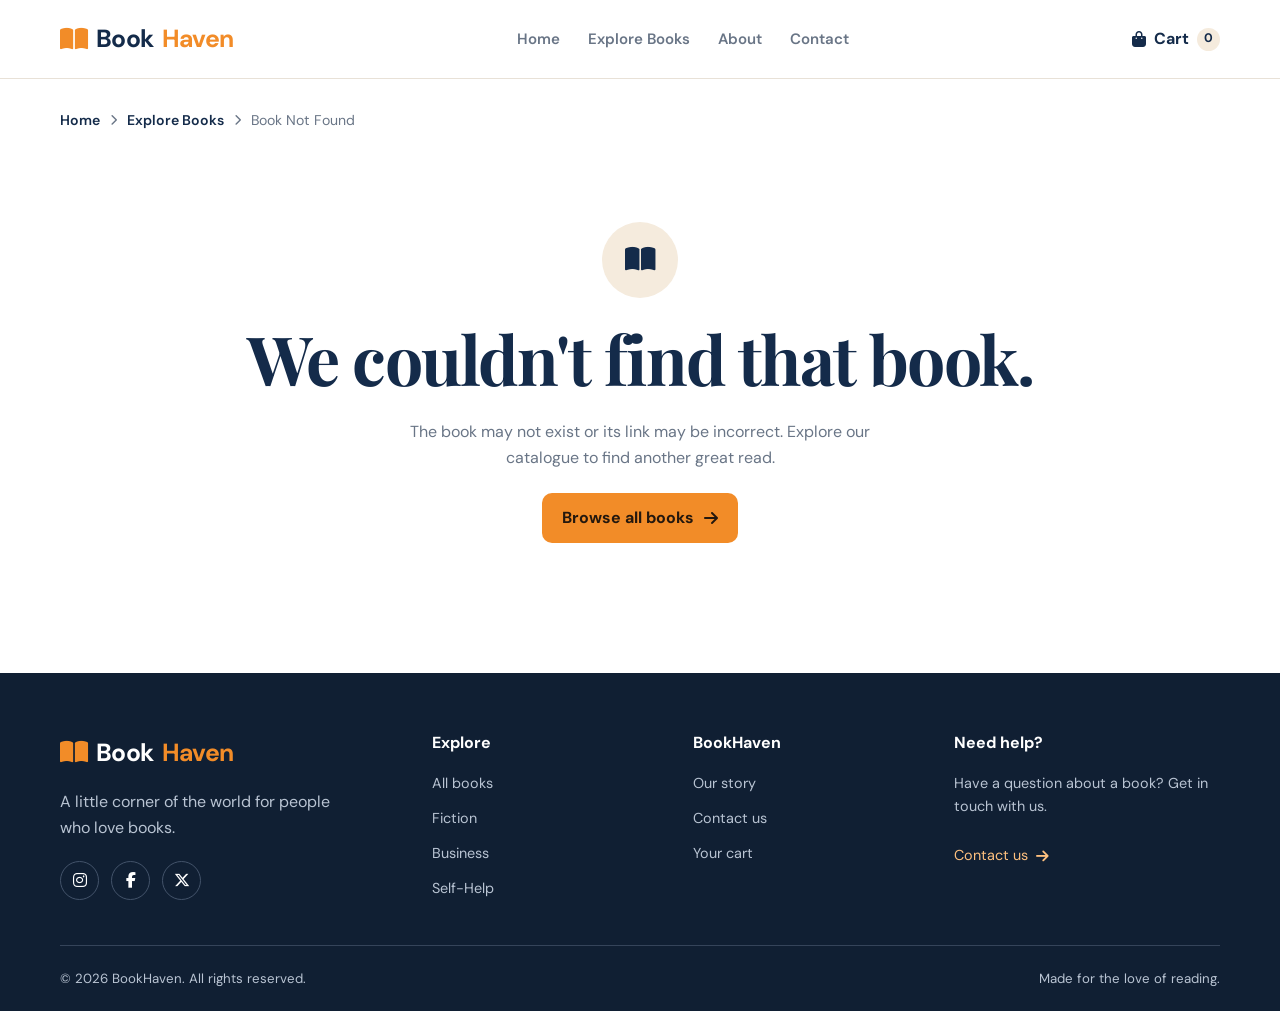
<file: Bookstore Website/book-details.html>
<!DOCTYPE html>
<html lang="en">

<head>
    <meta charset="UTF-8">
    <meta name="viewport" content="width=device-width, initial-scale=1.0">
    <meta name="description"
        content="Explore book details, discover your next read and add books to your BookHaven shopping cart.">

    <title>Book Details | BookHaven</title>

    <link rel="preconnect" href="https://fonts.googleapis.com">
    <link rel="preconnect" href="https://fonts.gstatic.com" crossorigin>
    <link
        href="https://fonts.googleapis.com/css2?family=DM+Sans:wght@400;500;600;700&family=Playfair+Display:wght@500;600;700&display=swap"
        rel="stylesheet">
    <link rel="stylesheet" href="https://cdnjs.cloudflare.com/ajax/libs/font-awesome/6.7.2/css/all.min.css">
    <link rel="stylesheet" href="./assets/css/style.css">

    <script src="./js/data.js" defer></script>
    <script src="./js/main.js" defer></script>
    <script src="./js/book-details.js" defer></script>
    <script src="./js/reviews.js" defer></script>
</head>

<body>
    <header class="site-header">
        <div class="container header-inner">
            <a class="brand" href="index.html" aria-label="BookHaven home">
                <i class="fa-solid fa-book-open" aria-hidden="true"></i>
                Book<span>Haven</span>
            </a>

            <button class="menu-toggle" type="button" aria-label="Open navigation" aria-expanded="false"
                aria-controls="primary-nav">
                <i class="fa-solid fa-bars" aria-hidden="true"></i>
            </button>

            <nav class="nav-links" id="primary-nav" aria-label="Main navigation">
                <a href="index.html">Home</a>
                <a href="books.html">Explore Books</a>
                <a href="about.html">About</a>
                <a href="contact.html">Contact</a>
            </nav>

            <a class="cart-link" href="cart.html" aria-label="Shopping cart">
                <i class="fa-solid fa-bag-shopping" aria-hidden="true"></i>
                <span>Cart</span>
                <span class="cart-count" data-cart-count>0</span>
            </a>
        </div>
    </header>

    <main>
        <section class="book-details-section">
            <div class="container">
                <nav class="breadcrumbs details-breadcrumbs" aria-label="Breadcrumb">
                    <a href="index.html">Home</a>
                    <i class="fa-solid fa-chevron-right" aria-hidden="true"></i>
                    <a href="books.html">Explore Books</a>
                    <i class="fa-solid fa-chevron-right" aria-hidden="true"></i>
                    <span id="breadcrumb-title" aria-current="page">Book Details</span>
                </nav>

                <div id="book-details-content" aria-busy="true">
                    <p class="loading-message">Loading book details...</p>
                </div>

                <div id="book-not-found" class="empty-state" hidden>
                    <div class="empty-state-icon">
                        <i class="fa-solid fa-book-open" aria-hidden="true"></i>
                    </div>

                    <h1>We couldn't find that book.</h1>

                    <p>
                        The book may not exist or its link may be incorrect.
                        Explore our catalogue to find another great read.
                    </p>

                    <a href="books.html" class="btn btn-primary">
                        Browse all books
                        <i class="fa-solid fa-arrow-right" aria-hidden="true"></i>
                    </a>
                </div>
            </div>
        </section>

        <section class="section reviews-section" id="reviews-section" hidden>
            <div class="container">
                <div class="section-heading">
                    <div>
                        <span class="eyebrow">WHAT READERS SAY</span>
                        <h2>Reader reviews</h2>
                    </div>

                    <div class="review-summary" id="review-summary"></div>
                </div>

                <div class="reviews-layout">
                    <div class="review-list" id="review-list"></div>

                    <form class="review-form" id="review-form" novalidate>
                        <h3>Write a review</h3>
                        <p class="review-form-note">
                            Finished this book? Tell other readers what you thought.
                        </p>

                        <fieldset class="review-field star-input">
                            <legend>Your rating</legend>

                            <div class="star-input-options">
                                <input type="radio" name="rating" id="star-5" value="5">
                                <label for="star-5" title="5 stars"><i class="fa-solid fa-star" aria-hidden="true"></i><span class="sr-only">5 stars</span></label>

                                <input type="radio" name="rating" id="star-4" value="4">
                                <label for="star-4" title="4 stars"><i class="fa-solid fa-star" aria-hidden="true"></i><span class="sr-only">4 stars</span></label>

                                <input type="radio" name="rating" id="star-3" value="3">
                                <label for="star-3" title="3 stars"><i class="fa-solid fa-star" aria-hidden="true"></i><span class="sr-only">3 stars</span></label>

                                <input type="radio" name="rating" id="star-2" value="2">
                                <label for="star-2" title="2 stars"><i class="fa-solid fa-star" aria-hidden="true"></i><span class="sr-only">2 stars</span></label>

                                <input type="radio" name="rating" id="star-1" value="1">
                                <label for="star-1" title="1 star"><i class="fa-solid fa-star" aria-hidden="true"></i><span class="sr-only">1 star</span></label>
                            </div>
                        </fieldset>

                        <div class="review-field">
                            <label for="review-name">Your name</label>
                            <input id="review-name" name="review-name" type="text" maxlength="40" autocomplete="name" placeholder="e.g. Kcee">
                        </div>

                        <div class="review-field">
                            <label for="review-comment">Your review</label>
                            <textarea id="review-comment" name="review-comment" maxlength="600" placeholder="What did you like or dislike about this book?"></textarea>
                        </div>

                        <button class="btn btn-primary review-submit" type="submit">
                            <i class="fa-solid fa-paper-plane" aria-hidden="true"></i>
                            Submit review
                        </button>

                        <p id="review-feedback" class="review-feedback" role="status" aria-live="polite"></p>
                    </form>
                </div>
            </div>
        </section>

        <section class="section related-section" id="related-section" hidden>
            <div class="container">
                <div class="section-heading">
                    <div>
                        <span class="eyebrow">KEEP EXPLORING</span>
                        <h2>You might also enjoy</h2>
                        <p class="section-description">
                            Discover another book for your reading list.
                        </p>
                    </div>

                    <a href="books.html" class="text-link">
                        Browse all books
                        <i class="fa-solid fa-arrow-right" aria-hidden="true"></i>
                    </a>
                </div>

                <div class="book-grid" id="related-books"></div>
            </div>
        </section>
    </main>

    <footer class="site-footer">
        <div class="container footer-grid">
            <div class="footer-brand">
                <a class="brand brand-light" href="index.html">
                    <i class="fa-solid fa-book-open" aria-hidden="true"></i>
                    Book<span>Haven</span>
                </a>

                <p>A little corner of the world for people who love books.</p>

                <div class="social-links">
                    <a href="https://instagram.com/" aria-label="Instagram">
                        <i class="fa-brands fa-instagram" aria-hidden="true"></i>
                    </a>
                    <a href="https://facebook.com/" aria-label="Facebook">
                        <i class="fa-brands fa-facebook-f" aria-hidden="true"></i>
                    </a>
                    <a href="https://x.com/" aria-label="X">
                        <i class="fa-brands fa-x-twitter" aria-hidden="true"></i>
                    </a>
                </div>
            </div>

            <div class="footer-column">
                <h3>Explore</h3>
                <a href="books.html">All books</a>
                <a href="books.html?category=Fiction">Fiction</a>
                <a href="books.html?category=Business">Business</a>
                <a href="books.html?category=Self-Help">Self-Help</a>
            </div>

            <div class="footer-column">
                <h3>BookHaven</h3>
                <a href="about.html">Our story</a>
                <a href="contact.html">Contact us</a>
                <a href="cart.html">Your cart</a>
            </div>

            <div class="footer-column">
                <h3>Need help?</h3>
                <p>Have a question about a book? Get in touch with us.</p>
                <a href="contact.html" class="footer-contact-link">
                    Contact us
                    <i class="fa-solid fa-arrow-right" aria-hidden="true"></i>
                </a>
            </div>
        </div>

        <div class="container footer-bottom">
            <p>&copy; <span id="current-year"></span> BookHaven. All rights reserved.</p>
            <p>Made for the love of reading.</p>
        </div>
    </footer>
</body>

</html>
</file>
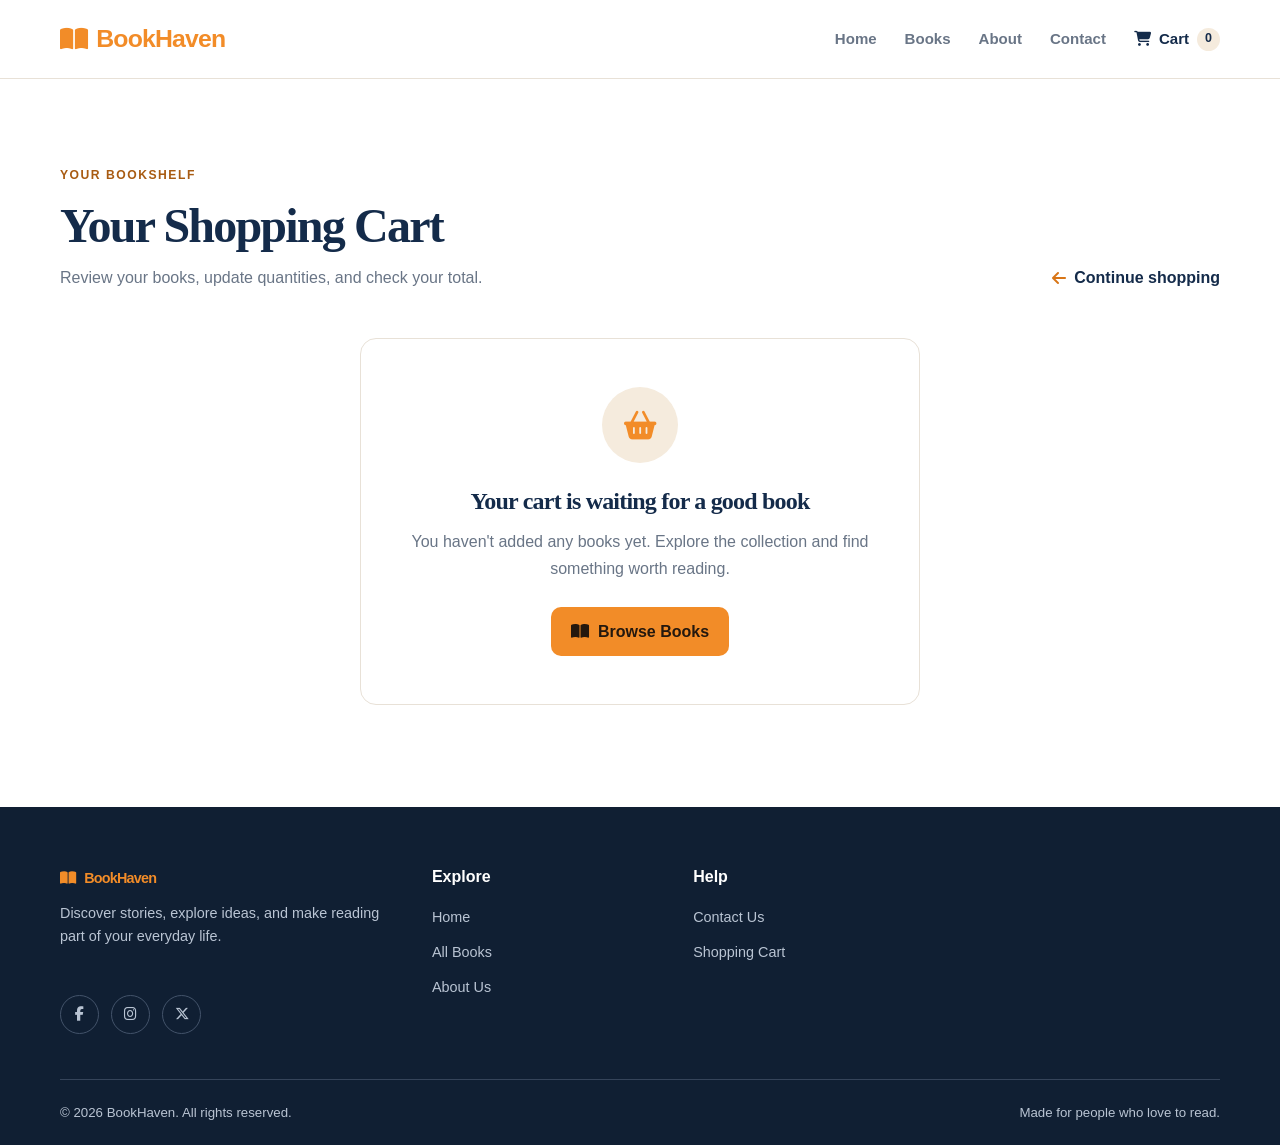
<file: Bookstore Website/cart.html>
<!DOCTYPE html>
<html lang="en">

<head>
    <meta charset="UTF-8">
    <meta name="viewport" content="width=device-width, initial-scale=1.0">
    <meta name="description" content="Review your selected books and manage your BookHaven shopping cart.">
    <title>Shopping Cart | BookHaven</title>

    <link rel="stylesheet" href="./assets/css/style.css">
    <link rel="stylesheet" href="https://cdnjs.cloudflare.com/ajax/libs/font-awesome/6.7.2/css/all.min.css">

    <script src="./js/data.js" defer></script>
    <script src="./js/main.js" defer></script>
    <script src="./js/cart.js" defer></script>
</head>

<body>
    <header class="site-header">
        <div class="container header-inner">
            <a href="index.html" class="brand" aria-label="BookHaven home">
                <i class="fa-solid fa-book-open" aria-hidden="true"></i>
                <span>Book<span class="brand-accent">Haven</span></span>
            </a>

            <button class="menu-toggle" id="menu-toggle" aria-label="Toggle navigation" aria-expanded="false"
                aria-controls="nav-links" type="button">
                <i class="fa-solid fa-bars" aria-hidden="true"></i>
            </button>

            <nav class="nav-links" id="nav-links" aria-label="Main navigation">
                <a href="index.html">Home</a>
                <a href="books.html">Books</a>
                <a href="about.html">About</a>
                <a href="contact.html">Contact</a>
                <a href="cart.html" class="cart-link active" aria-current="page">
                    <i class="fa-solid fa-cart-shopping" aria-hidden="true"></i>
                    Cart <span class="cart-count" id="cart-count">0</span>
                </a>
            </nav>
        </div>
    </header>

    <main>
        <section class="section cart-page">
            <div class="container">
                <div class="cart-page-heading">
                    <div>
                        <p class="eyebrow">YOUR BOOKSHELF</p>
                        <h1>Your Shopping Cart</h1>
                        <p class="section-description">
                            Review your books, update quantities, and check your total.
                        </p>
                    </div>

                    <a href="books.html" class="text-link">
                        <i class="fa-solid fa-arrow-left" aria-hidden="true"></i>
                        Continue shopping
                    </a>
                </div>

                <div id="cart-feedback" class="cart-feedback" role="status" aria-live="polite" hidden></div>

                <div id="cart-loading" class="loading-message">
                    Loading your cart...
                </div>

                <div id="cart-content" class="cart-layout" hidden>
                    <section class="cart-items-panel" aria-labelledby="cart-items-title">
                        <div class="cart-panel-heading">
                            <h2 id="cart-items-title">Your selected books</h2>
                            <span id="cart-item-count">0 items</span>
                        </div>

                        <div id="cart-items" class="cart-items"></div>
                    </section>

                    <aside class="cart-summary" aria-labelledby="summary-title">
                        <h2 id="summary-title">Order Summary</h2>

                        <div class="summary-row">
                            <span>Books</span>
                            <span id="summary-quantity">0</span>
                        </div>

                        <div class="summary-row">
                            <span>Subtotal</span>
                            <span id="cart-subtotal">₦0.00</span>
                        </div>

                        <div class="summary-row">
                            <span>Delivery</span>
                            <span>Calculated at checkout</span>
                        </div>

                        <div class="summary-divider"></div>

                        <div class="summary-row summary-total">
                            <span>Total</span>
                            <span id="cart-total">₦0.00</span>
                        </div>

                        <p class="summary-note">
                            Your total reflects the current prices of the books in your cart.
                        </p>

                        <a href="checkout.html" id="checkout-button" class="btn btn-primary cart-checkout-button">
                            Proceed to Checkout
                            <i class="fa-solid fa-arrow-right" aria-hidden="true"></i>
                        </a>

                        <p class="checkout-note">
                            <i class="fa-solid fa-lock" aria-hidden="true"></i>
                            Checkout and payment will be connected in a later milestone.
                        </p>

                        <a href="books.html" class="cart-continue-link">
                            <i class="fa-solid fa-book" aria-hidden="true"></i>
                            Explore more books
                        </a>
                    </aside>
                </div>

                <div id="cart-empty" class="cart-empty" hidden>
                    <div class="cart-empty-icon">
                        <i class="fa-solid fa-basket-shopping" aria-hidden="true"></i>
                    </div>

                    <h2>Your cart is waiting for a good book</h2>
                    <p>
                        You haven't added any books yet. Explore the collection and
                        find something worth reading.
                    </p>

                    <a href="books.html" class="btn btn-primary">
                        <i class="fa-solid fa-book-open" aria-hidden="true"></i>
                        Browse Books
                    </a>
                </div>

                <div id="cart-error" class="cart-error" hidden>
                    <i class="fa-solid fa-circle-exclamation" aria-hidden="true"></i>
                    <h2>We couldn't load your cart</h2>
                    <p id="cart-error-message">
                        Please refresh the page and try again.
                    </p>
                    <button id="retry-cart" class="btn btn-primary" type="button">
                        Try Again
                    </button>
                </div>
            </div>
        </section>
    </main>

    <footer class="site-footer">
        <div class="container">
            <div class="footer-grid">
                <div class="footer-column">
                    <a href="index.html" class="brand footer-brand">
                        <i class="fa-solid fa-book-open" aria-hidden="true"></i>
                        <span>Book<span class="brand-accent">Haven</span></span>
                    </a>
                    <p>
                        Discover stories, explore ideas, and make reading part of
                        your everyday life.
                    </p>
                    <div class="social-links">
                        <a href="#" aria-label="Facebook"><i class="fa-brands fa-facebook-f"></i></a>
                        <a href="#" aria-label="Instagram"><i class="fa-brands fa-instagram"></i></a>
                        <a href="#" aria-label="X"><i class="fa-brands fa-x-twitter"></i></a>
                    </div>
                </div>

                <div class="footer-column">
                    <h3>Explore</h3>
                    <a href="index.html">Home</a>
                    <a href="books.html">All Books</a>
                    <a href="about.html">About Us</a>
                </div>

                <div class="footer-column">
                    <h3>Help</h3>
                    <a href="contact.html">Contact Us</a>
                    <a href="cart.html">Shopping Cart</a>
                </div>
            </div>

            <div class="footer-bottom">
                <p>&copy; <span id="current-year">2026</span> BookHaven. All rights reserved.</p>
                <p>Made for people who love to read.</p>
            </div>
        </div>
    </footer>
</body>

</html>
</file>
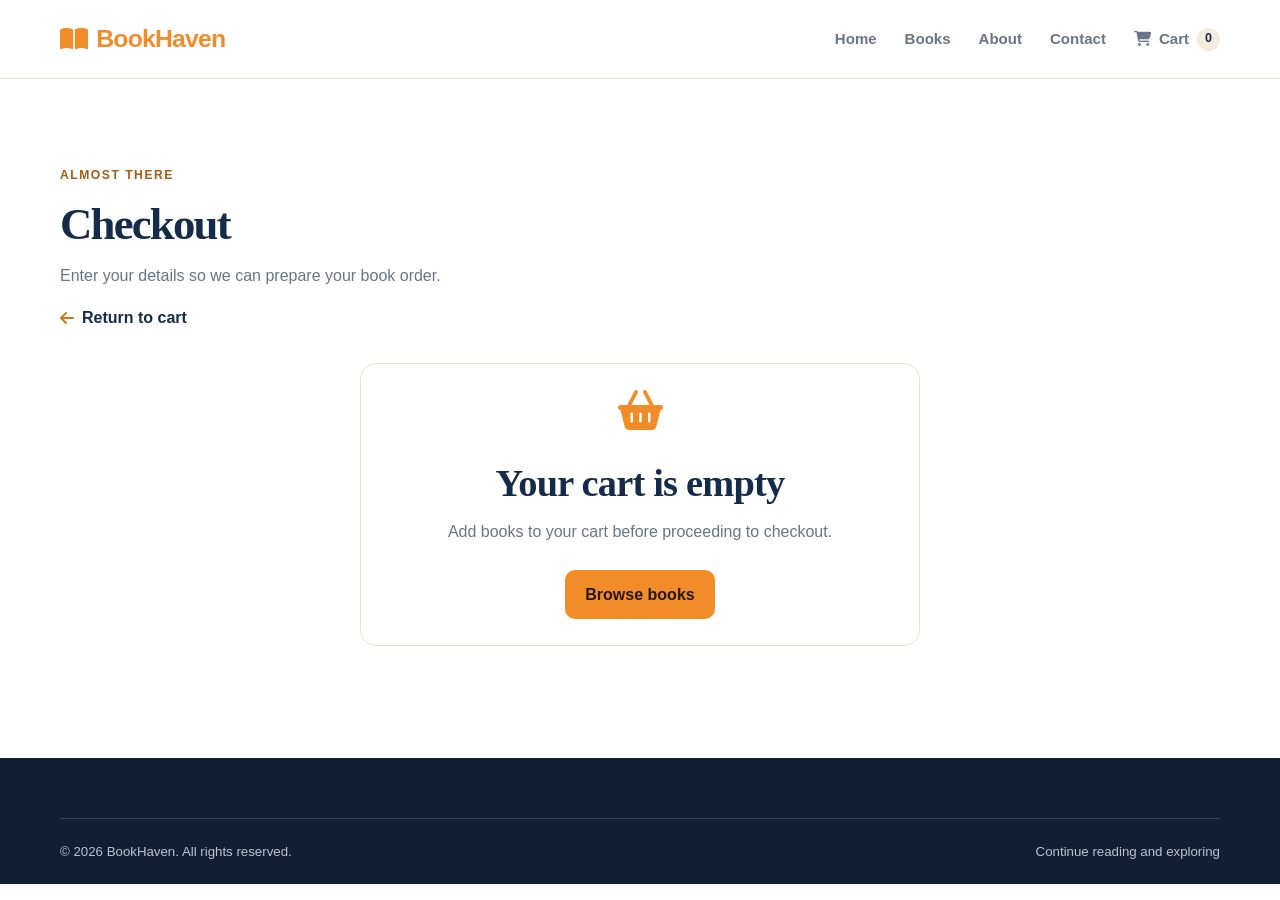
<file: Bookstore Website/checkout.html>
<!DOCTYPE html>
<html lang="en">

<head>
    <meta charset="UTF-8">
    <meta name="viewport" content="width=device-width, initial-scale=1.0">
    <meta name="description" content="Complete your BookHaven book order.">
    <title>Checkout | BookHaven</title>

    <link rel="stylesheet" href="./assets/css/style.css">
    <link rel="stylesheet" href="https://cdnjs.cloudflare.com/ajax/libs/font-awesome/6.7.2/css/all.min.css">

    <script src="./js/data.js" defer></script>
    <script src="./js/main.js" defer></script>
    <script src="./js/checkout.js" defer></script>
</head>

<body>
    <header class="site-header">
        <div class="container header-inner">
            <a href="index.html" class="brand">
                <i class="fa-solid fa-book-open" aria-hidden="true"></i>
                <span>Book<span class="brand-accent">Haven</span></span>
            </a>

            <button class="menu-toggle" id="menu-toggle" aria-label="Toggle navigation" aria-expanded="false"
                aria-controls="nav-links" type="button">
                <i class="fa-solid fa-bars" aria-hidden="true"></i>
            </button>

            <nav class="nav-links" id="nav-links" aria-label="Main navigation">
                <a href="index.html">Home</a>
                <a href="books.html">Books</a>
                <a href="about.html">About</a>
                <a href="contact.html">Contact</a>
                <a href="cart.html" class="cart-link">
                    <i class="fa-solid fa-cart-shopping" aria-hidden="true"></i>
                    Cart <span class="cart-count" id="cart-count">0</span>
                </a>
            </nav>
        </div>
    </header>

    <main class="section checkout-page">
        <div class="container">
            <div class="checkout-heading">
                <p class="eyebrow">ALMOST THERE</p>
                <h1>Checkout</h1>
                <p class="section-description">
                    Enter your details so we can prepare your book order.
                </p>
                <a class="text-link" href="cart.html">
                    <i class="fa-solid fa-arrow-left" aria-hidden="true"></i>
                    Return to cart
                </a>
            </div>

            <div id="checkout-error" class="checkout-alert" role="alert" hidden></div>

            <div id="checkout-empty" class="checkout-empty" hidden>
                <i class="fa-solid fa-basket-shopping" aria-hidden="true"></i>
                <h2>Your cart is empty</h2>
                <p>Add books to your cart before proceeding to checkout.</p>
                <a href="books.html" class="btn btn-primary">Browse books</a>
            </div>

            <div id="checkout-content" class="checkout-layout" hidden>
                <form id="checkout-form" class="checkout-form">
                    <section class="checkout-panel">
                        <div class="checkout-section-heading">
                            <span class="checkout-step">1</span>
                            <div>
                                <h2>Contact information</h2>
                                <p>How can we reach you about your order?</p>
                            </div>
                        </div>

                        <div class="checkout-fields">
                            <div class="checkout-field">
                                <label for="customer-name">Full name *</label>
                                <input id="customer-name" name="customerName" type="text" autocomplete="name"
                                    minlength="2" maxlength="100" required placeholder="Enter your full name">
                            </div>

                            <div class="checkout-field">
                                <label for="customer-email">Email address *</label>
                                <input id="customer-email" name="email" type="email" autocomplete="email"
                                    maxlength="254" required placeholder="you@example.com">
                            </div>

                            <div class="checkout-field">
                                <label for="customer-phone">Phone number *</label>
                                <input id="customer-phone" name="phone" type="tel" autocomplete="tel" minlength="7"
                                    maxlength="25" required placeholder="e.g. 08012345678">
                            </div>
                        </div>
                    </section>

                    <section class="checkout-panel">
                        <div class="checkout-section-heading">
                            <span class="checkout-step">2</span>
                            <div>
                                <h2>Delivery details</h2>
                                <p>Where should your books be delivered?</p>
                            </div>
                        </div>

                        <div class="checkout-fields">
                            <div class="checkout-field checkout-field-full">
                                <label for="delivery-address">Street address *</label>
                                <input id="delivery-address" name="address" type="text" autocomplete="street-address"
                                    maxlength="200" required placeholder="House number, street, area">
                            </div>

                            <div class="checkout-field">
                                <label for="delivery-city">City or town *</label>
                                <input id="delivery-city" name="city" type="text" autocomplete="address-level2"
                                    maxlength="100" required placeholder="Your city">
                            </div>

                            <div class="checkout-field">
                                <label for="delivery-state">State *</label>
                                <input id="delivery-state" name="state" type="text" autocomplete="address-level1"
                                    maxlength="100" required placeholder="Your state">
                            </div>

                            <div class="checkout-field checkout-field-full">
                                <label for="delivery-notes">
                                    Delivery instructions <span>(optional)</span>
                                </label>
                                <textarea id="delivery-notes" name="notes" rows="3" maxlength="500"
                                    placeholder="Landmarks or other helpful directions"></textarea>
                            </div>
                        </div>
                    </section>

                    <section class="checkout-panel">
                        <div class="checkout-section-heading">
                            <span class="checkout-step">3</span>
                            <div>
                                <h2>Review and submit</h2>
                                <p>Confirm your details before submitting the order.</p>
                            </div>
                        </div>

                        <label class="checkout-consent">
                            <input type="checkbox" id="confirm-details" required>
                            <span>I confirm that my contact and delivery information is correct.</span>
                        </label>

                        <div class="checkout-payment-notice">
                            <i class="fa-solid fa-circle-info" aria-hidden="true"></i>
                            <p>
                                <strong>Payment is not enabled yet.</strong>
                                Submitting this prototype records a test order in this
                                browser only. It does not charge you or notify the bookstore.
                            </p>
                        </div>

                        <button id="place-order-button" class="btn btn-primary checkout-submit" type="submit">
                            Submit Test Order
                            <i class="fa-solid fa-arrow-right" aria-hidden="true"></i>
                        </button>

                        <a href="cart.html" class="checkout-back-link">
                            Review my cart
                        </a>
                    </section>
                </form>

                <aside class="checkout-order-panel">
                    <h2>Your order</h2>
                    <div id="checkout-order-items" class="checkout-order-items"></div>

                    <div class="checkout-summary-row">
                        <span>Books subtotal</span>
                        <strong id="checkout-subtotal">₦0.00</strong>
                    </div>

                    <div class="checkout-summary-row">
                        <span>Delivery</span>
                        <span>To be confirmed</span>
                    </div>

                    <div class="checkout-summary-total">
                        <span>Amount before delivery</span>
                        <strong id="checkout-total">₦0.00</strong>
                    </div>

                    <p class="checkout-small-note">
                        Delivery charges and final payment will need to be confirmed
                        when the real order and payment system is connected.
                    </p>
                </aside>
            </div>
        </div>
    </main>

    <footer class="site-footer">
        <div class="container">
            <div class="footer-bottom">
                <p>&copy; <span id="current-year">2026</span> BookHaven. All rights reserved.</p>
                <a href="books.html">Continue reading and exploring</a>
            </div>
        </div>
    </footer>
</body>

</html>
</file>
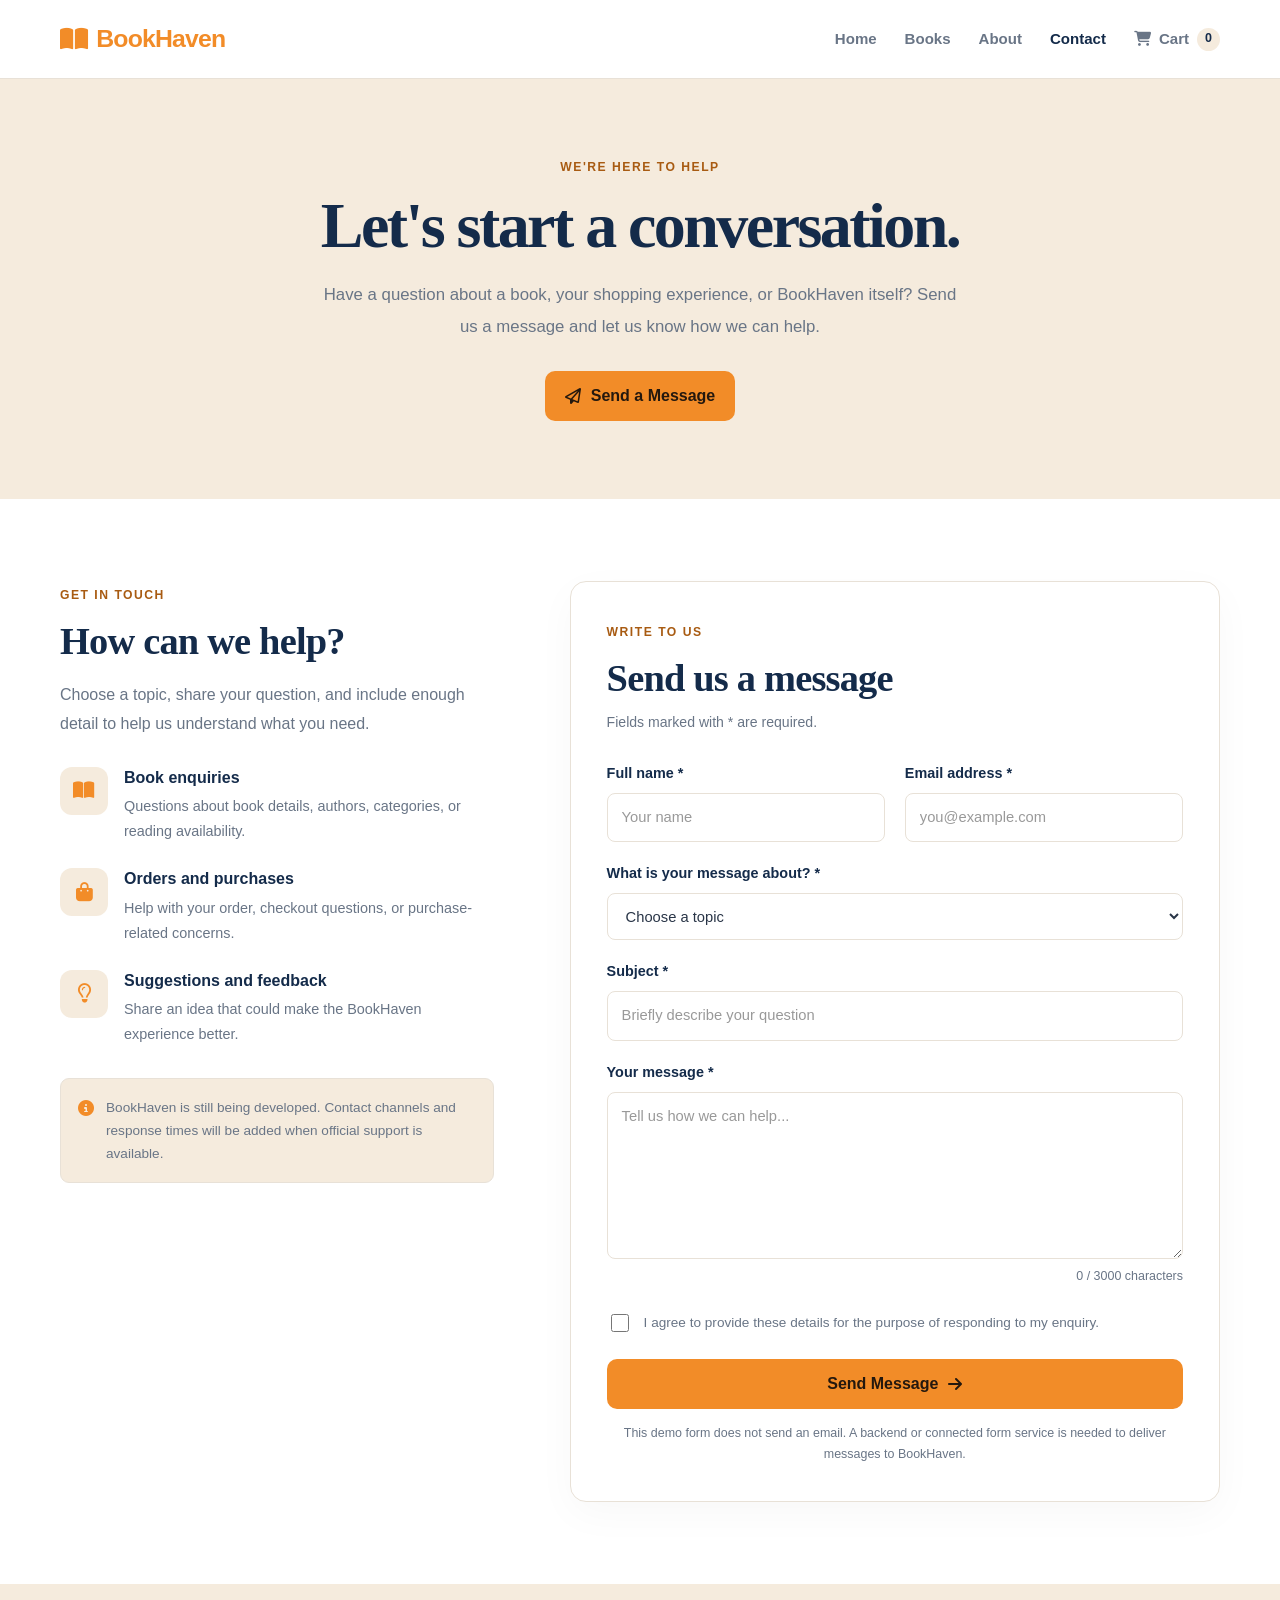
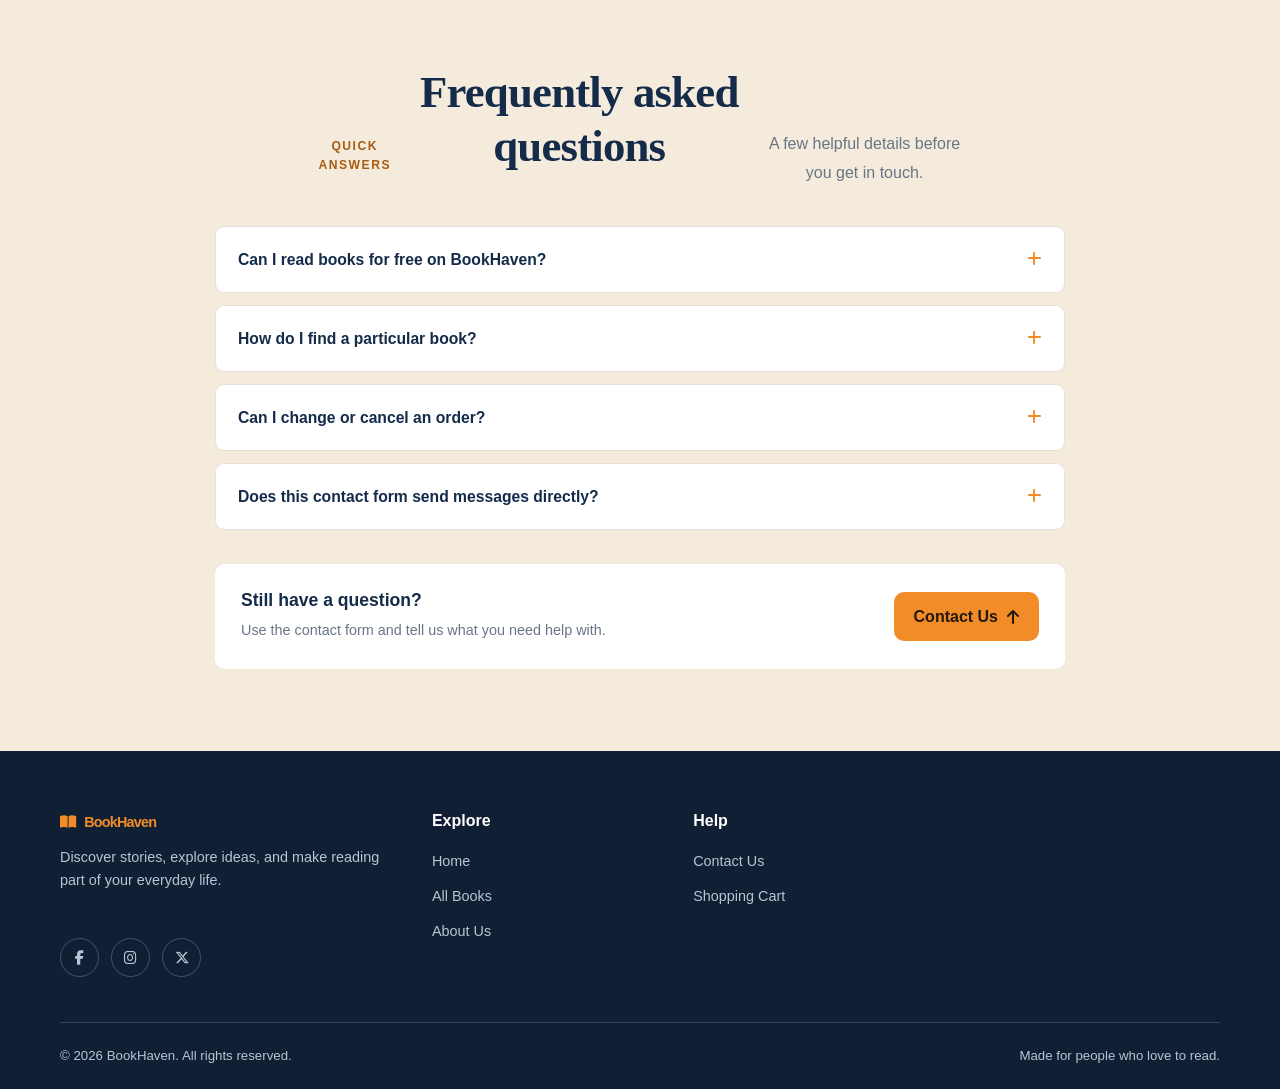
<file: Bookstore Website/contact.html>
<!DOCTYPE html>
<html lang="en">

<head>
    <meta charset="UTF-8">
    <meta name="viewport" content="width=device-width, initial-scale=1.0">
    <meta name="description" content="Contact BookHaven with your questions, feedback, and book-related enquiries.">
    <title>Contact Us | BookHaven</title>

    <link rel="stylesheet" href="./assets/css/style.css">
    <link rel="stylesheet" href="https://cdnjs.cloudflare.com/ajax/libs/font-awesome/6.7.2/css/all.min.css">

    <script src="./js/data.js" defer></script>
    <script src="./js/main.js" defer></script>
    <script src="./js/contact.js" defer></script>
</head>

<body>
    <header class="site-header">
        <div class="container header-inner">
            <a href="index.html" class="brand" aria-label="BookHaven home">
                <i class="fa-solid fa-book-open" aria-hidden="true"></i>
                <span>Book<span class="brand-accent">Haven</span></span>
            </a>

            <button class="menu-toggle" id="menu-toggle" type="button" aria-label="Toggle navigation"
                aria-expanded="false" aria-controls="nav-links">
                <i class="fa-solid fa-bars" aria-hidden="true"></i>
            </button>

            <nav class="nav-links" id="nav-links" aria-label="Main navigation">
                <a href="index.html">Home</a>
                <a href="books.html">Books</a>
                <a href="about.html">About</a>
                <a href="contact.html" class="active" aria-current="page">Contact</a>
                <a href="cart.html" class="cart-link">
                    <i class="fa-solid fa-cart-shopping" aria-hidden="true"></i>
                    Cart <span class="cart-count" id="cart-count">0</span>
                </a>
            </nav>
        </div>
    </header>

    <main>
        <!-- Contact hero -->
        <section class="contact-hero">
            <div class="container contact-hero-inner">
                <p class="eyebrow">WE'RE HERE TO HELP</p>
                <h1>Let's start a conversation.</h1>
                <p>
                    Have a question about a book, your shopping experience, or
                    BookHaven itself? Send us a message and let us know how we can help.
                </p>

                <a href="#contact-form-section" class="btn btn-primary">
                    <i class="fa-regular fa-paper-plane" aria-hidden="true"></i>
                    Send a Message
                </a>
            </div>
        </section>

        <!-- Contact content -->
        <section class="section contact-main-section" id="contact-form-section">
            <div class="container contact-layout">
                <aside class="contact-information">
                    <p class="eyebrow">GET IN TOUCH</p>
                    <h2>How can we help?</h2>
                    <p class="contact-info-intro">
                        Choose a topic, share your question, and include enough detail
                        to help us understand what you need.
                    </p>

                    <div class="contact-info-card">
                        <div class="contact-info-icon">
                            <i class="fa-solid fa-book-open" aria-hidden="true"></i>
                        </div>
                        <div>
                            <h3>Book enquiries</h3>
                            <p>
                                Questions about book details, authors, categories, or reading
                                availability.
                            </p>
                        </div>
                    </div>

                    <div class="contact-info-card">
                        <div class="contact-info-icon">
                            <i class="fa-solid fa-bag-shopping" aria-hidden="true"></i>
                        </div>
                        <div>
                            <h3>Orders and purchases</h3>
                            <p>
                                Help with your order, checkout questions, or purchase-related
                                concerns.
                            </p>
                        </div>
                    </div>

                    <div class="contact-info-card">
                        <div class="contact-info-icon">
                            <i class="fa-regular fa-lightbulb" aria-hidden="true"></i>
                        </div>
                        <div>
                            <h3>Suggestions and feedback</h3>
                            <p>
                                Share an idea that could make the BookHaven experience better.
                            </p>
                        </div>
                    </div>

                    <div class="contact-info-note">
                        <i class="fa-solid fa-circle-info" aria-hidden="true"></i>
                        <p>
                            BookHaven is still being developed. Contact channels and response
                            times will be added when official support is available.
                        </p>
                    </div>
                </aside>

                <section class="contact-form-card" aria-labelledby="contact-form-title">
                    <div class="contact-form-heading">
                        <p class="eyebrow">WRITE TO US</p>
                        <h2 id="contact-form-title">Send us a message</h2>
                        <p>Fields marked with * are required.</p>
                    </div>

                    <div id="contact-feedback" class="contact-feedback" role="status" aria-live="polite" hidden></div>

                    <form id="contact-form">
                        <div class="contact-form-grid">
                            <div class="contact-field">
                                <label for="contact-name">Full name *</label>
                                <input id="contact-name" name="name" type="text" autocomplete="name" minlength="2"
                                    maxlength="100" required placeholder="Your name">
                            </div>

                            <div class="contact-field">
                                <label for="contact-email">Email address *</label>
                                <input id="contact-email" name="email" type="email" autocomplete="email" maxlength="254"
                                    required placeholder="you@example.com">
                            </div>

                            <div class="contact-field contact-field-full">
                                <label for="contact-topic">What is your message about? *</label>
                                <select id="contact-topic" name="topic" required>
                                    <option value="">Choose a topic</option>
                                    <option value="book-enquiry">Book enquiry</option>
                                    <option value="order-support">Orders and purchases</option>
                                    <option value="reading-access">Reading access</option>
                                    <option value="feedback">Feedback or suggestion</option>
                                    <option value="other">Something else</option>
                                </select>
                            </div>

                            <div class="contact-field contact-field-full">
                                <label for="contact-subject">Subject *</label>
                                <input id="contact-subject" name="subject" type="text" minlength="3" maxlength="150"
                                    required placeholder="Briefly describe your question">
                            </div>

                            <div class="contact-field contact-field-full">
                                <label for="contact-message">Your message *</label>
                                <textarea id="contact-message" name="message" rows="6" minlength="10" maxlength="3000"
                                    required placeholder="Tell us how we can help..."></textarea>
                                <span class="contact-character-count" id="message-count">
                                    0 / 3000 characters
                                </span>
                            </div>
                        </div>

                        <label class="contact-privacy-note">
                            <input id="contact-consent" name="consent" type="checkbox" required>
                            <span>
                                I agree to provide these details for the purpose of responding
                                to my enquiry.
                            </span>
                        </label>

                        <button id="contact-submit" class="btn btn-primary contact-submit" type="submit">
                            Send Message
                            <i class="fa-solid fa-arrow-right" aria-hidden="true"></i>
                        </button>

                        <p class="contact-form-disclaimer">
                            This demo form does not send an email. A backend or connected
                            form service is needed to deliver messages to BookHaven.
                        </p>
                    </form>
                </section>
            </div>
        </section>

        <!-- FAQ -->
        <section class="section contact-faq-section">
            <div class="container">
                <div class="section-heading contact-faq-heading">
                    <p class="eyebrow">QUICK ANSWERS</p>
                    <h2>Frequently asked questions</h2>
                    <p class="section-description">
                        A few helpful details before you get in touch.
                    </p>
                </div>

                <div class="contact-faq-list">
                    <details class="contact-faq-item">
                        <summary>
                            Can I read books for free on BookHaven?
                            <i class="fa-solid fa-plus" aria-hidden="true"></i>
                        </summary>
                        <p>
                            BookHaven is designed to support free reading content where
                            available. Access to a particular title depends on its content
                            and usage rights. Not every book in a catalogue is automatically
                            free to read.
                        </p>
                    </details>

                    <details class="contact-faq-item">
                        <summary>
                            How do I find a particular book?
                            <i class="fa-solid fa-plus" aria-hidden="true"></i>
                        </summary>
                        <p>
                            Visit the Books page and use the search or category filters,
                            where available, to explore the catalogue.
                        </p>
                    </details>

                    <details class="contact-faq-item">
                        <summary>
                            Can I change or cancel an order?
                            <i class="fa-solid fa-plus" aria-hidden="true"></i>
                        </summary>
                        <p>
                            Order management is still being developed. Once real ordering
                            is enabled, this section should explain the official cancellation
                            and amendment policy.
                        </p>
                    </details>

                    <details class="contact-faq-item">
                        <summary>
                            Does this contact form send messages directly?
                            <i class="fa-solid fa-plus" aria-hidden="true"></i>
                        </summary>
                        <p>
                            Not yet. This version validates the form in your browser.
                            A server-side endpoint or a trusted form service must be
                            connected before messages can reach the BookHaven team.
                        </p>
                    </details>
                </div>

                <div class="contact-faq-cta">
                    <div>
                        <h3>Still have a question?</h3>
                        <p>Use the contact form and tell us what you need help with.</p>
                    </div>
                    <a href="#contact-form-section" class="btn btn-primary">
                        Contact Us
                        <i class="fa-solid fa-arrow-up" aria-hidden="true"></i>
                    </a>
                </div>
            </div>
        </section>
    </main>

    <footer class="site-footer">
        <div class="container">
            <div class="footer-grid">
                <div class="footer-column">
                    <a href="index.html" class="brand footer-brand">
                        <i class="fa-solid fa-book-open" aria-hidden="true"></i>
                        <span>Book<span class="brand-accent">Haven</span></span>
                    </a>

                    <p>
                        Discover stories, explore ideas, and make reading part of
                        your everyday life.
                    </p>

                    <div class="social-links">
                        <a href="#" aria-label="Facebook">
                            <i class="fa-brands fa-facebook-f" aria-hidden="true"></i>
                        </a>
                        <a href="#" aria-label="Instagram">
                            <i class="fa-brands fa-instagram" aria-hidden="true"></i>
                        </a>
                        <a href="#" aria-label="X">
                            <i class="fa-brands fa-x-twitter" aria-hidden="true"></i>
                        </a>
                    </div>
                </div>

                <div class="footer-column">
                    <h3>Explore</h3>
                    <a href="index.html">Home</a>
                    <a href="books.html">All Books</a>
                    <a href="about.html">About Us</a>
                </div>

                <div class="footer-column">
                    <h3>Help</h3>
                    <a href="contact.html">Contact Us</a>
                    <a href="cart.html">Shopping Cart</a>
                </div>
            </div>

            <div class="footer-bottom">
                <p>&copy; <span id="current-year">2026</span> BookHaven. All rights reserved.</p>
                <p>Made for people who love to read.</p>
            </div>
        </div>
    </footer>
</body>

</html>
</file>
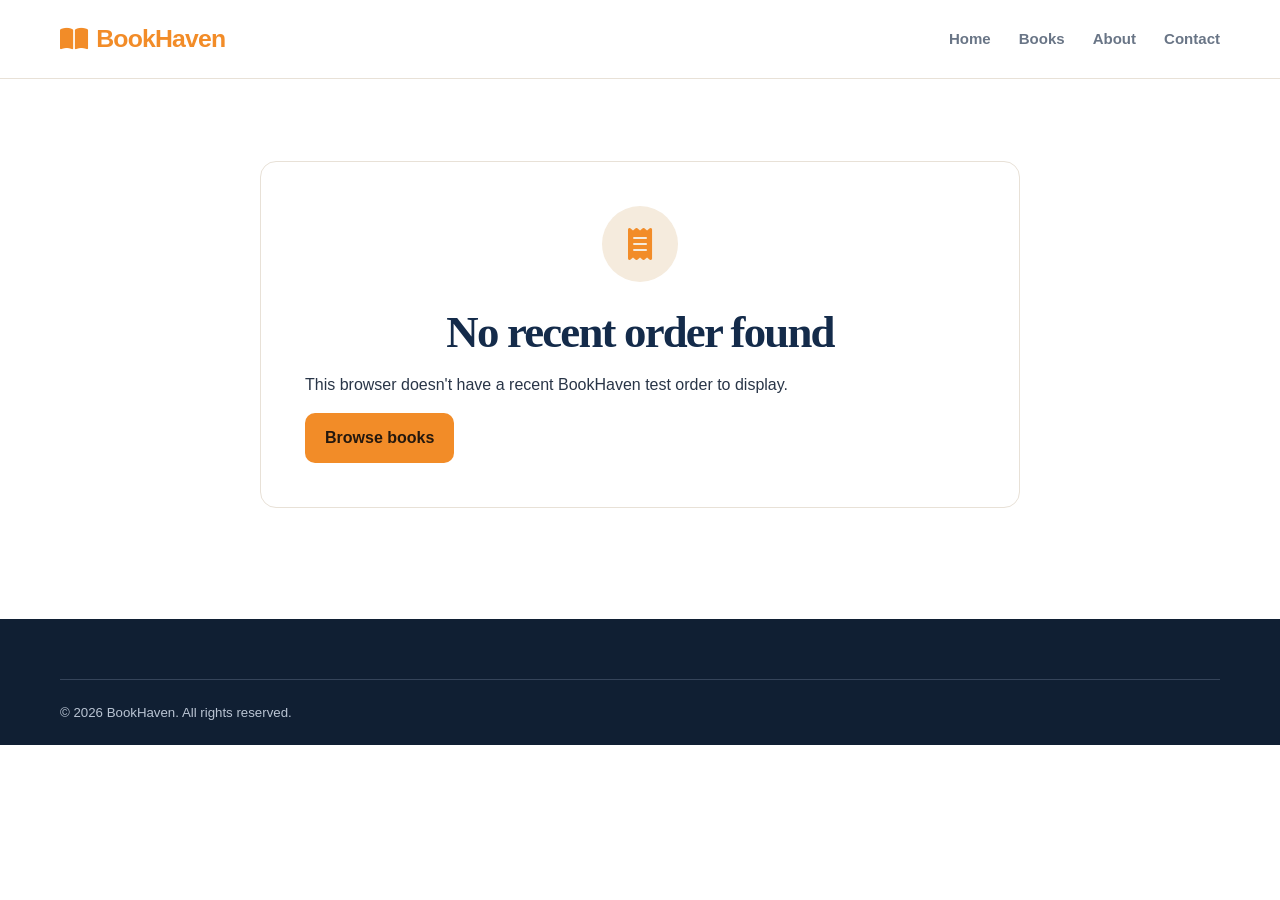
<file: Bookstore Website/order-confirmation.html>
<!DOCTYPE html>
<html lang="en">

<head>
    <meta charset="UTF-8">
    <meta name="viewport" content="width=device-width, initial-scale=1.0">
    <meta name="description" content="Review your BookHaven test order confirmation.">
    <title>Order Confirmation | BookHaven</title>

    <link rel="stylesheet" href="./assets/css/style.css">
    <link rel="stylesheet" href="https://cdnjs.cloudflare.com/ajax/libs/font-awesome/6.7.2/css/all.min.css">

    <script src="./js/order-confirmation.js" defer></script>
</head>

<body>
    <header class="site-header">
        <div class="container header-inner">
            <a href="index.html" class="brand">
                <i class="fa-solid fa-book-open" aria-hidden="true"></i>
                <span>Book<span class="brand-accent">Haven</span></span>
            </a>

            <nav class="nav-links" aria-label="Main navigation">
                <a href="index.html">Home</a>
                <a href="books.html">Books</a>
                <a href="about.html">About</a>
                <a href="contact.html">Contact</a>
            </nav>
        </div>
    </header>

    <main class="section confirmation-page">
        <div class="container">
            <section id="confirmation-card" class="confirmation-card" hidden>
                <div class="confirmation-icon">
                    <i class="fa-solid fa-clipboard-check" aria-hidden="true"></i>
                </div>

                <p class="eyebrow">ORDER SUMMARY</p>
                <h1>Test order created</h1>

                <p class="confirmation-intro">
                    Your order has been saved in this browser for development and testing.
                    No payment has been taken, and the bookstore has not received this order.
                </p>

                <div class="confirmation-reference">
                    <span>Demo order reference</span>
                    <strong id="confirmation-reference">—</strong>
                    <span id="confirmation-date"></span>
                </div>

                <div class="confirmation-status">
                    <div>
                        <span>Order status</span>
                        <strong id="confirmation-order-status">Pending review</strong>
                    </div>
                    <div>
                        <span>Payment status</span>
                        <strong id="confirmation-payment-status">Not paid</strong>
                    </div>
                </div>

                <section class="confirmation-section">
                    <h2>Items ordered</h2>
                    <div id="confirmation-items"></div>
                </section>

                <section class="confirmation-section">
                    <h2>Delivery information</h2>
                    <div id="confirmation-delivery"></div>
                </section>

                <section class="confirmation-section">
                    <h2>Customer information</h2>
                    <div id="confirmation-customer"></div>
                </section>

                <div class="confirmation-total">
                    <span>Books subtotal</span>
                    <strong id="confirmation-subtotal">₦0.00</strong>
                </div>

                <p class="confirmation-disclaimer">
                    Delivery cost is not yet calculated. This demonstration does not
                    create a server-side order, send an email, or process payment.
                    Do not use it for real customer orders.
                </p>

                <div class="confirmation-actions">
                    <a href="books.html" class="btn btn-primary">
                        <i class="fa-solid fa-book-open" aria-hidden="true"></i>
                        Explore more books
                    </a>
                    <a href="index.html" class="confirmation-home-link">Back to home</a>
                </div>
            </section>

            <section id="confirmation-missing" class="confirmation-card" hidden>
                <div class="confirmation-icon">
                    <i class="fa-solid fa-receipt" aria-hidden="true"></i>
                </div>
                <h1>No recent order found</h1>
                <p>
                    This browser doesn't have a recent BookHaven test order to display.
                </p>
                <a href="books.html" class="btn btn-primary">Browse books</a>
            </section>
        </div>
    </main>

    <footer class="site-footer">
        <div class="container">
            <div class="footer-bottom">
                <p>&copy; <span id="current-year">2026</span> BookHaven. All rights reserved.</p>
            </div>
        </div>
    </footer>
</body>

</html>
</file>
<file: Bookstore Website/assets/css/style.css>
:root {
    --cream: #f5ebdd;
    --white: #ffffff;
    --navy: #142b4a;
    --orange: #f28c28;
    --text: #293547;
    --muted: #697586;
    --border: #e8e1d7;
    --surface: #fbf8f3;
    --shadow: 0 12px 32px rgba(20, 43, 74, 0.08);
    --radius: 16px;
    --container: 1160px;
}

* {
    box-sizing: border-box;
}

html {
    scroll-behavior: smooth;
}

body {
    margin: 0;
    color: var(--text);
    background: var(--white);
    font-family: "DM Sans", sans-serif;
    line-height: 1.6;
}

img {
    display: block;
    max-width: 100%;
}

a {
    color: inherit;
    text-decoration: none;
}

button,
input {
    font: inherit;
}

button,
a {
    -webkit-tap-highlight-color: transparent;
}

button:focus-visible,
a:focus-visible,
input:focus-visible {
    outline: 3px solid var(--orange);
    outline-offset: 3px;
}

.container {
    width: min(var(--container), calc(100% - 40px));
    margin-inline: auto;
}

.sr-only {
    position: absolute;
    width: 1px;
    height: 1px;
    padding: 0;
    margin: -1px;
    overflow: hidden;
    clip: rect(0, 0, 0, 0);
    white-space: nowrap;
    border: 0;
}

/* Header */

.site-header {
    position: sticky;
    top: 0;
    z-index: 100;
    background: rgba(255, 255, 255, 0.97);
    border-bottom: 1px solid var(--border);
}

.header-inner {
    min-height: 78px;
    display: flex;
    align-items: center;
    justify-content: space-between;
    gap: 28px;
}

.brand {
    display: inline-flex;
    align-items: center;
    gap: 9px;
    flex-shrink: 0;
    color: var(--navy);
    font-size: 1.55rem;
    font-weight: 700;
    letter-spacing: -0.8px;
}

.brand>i {
    color: var(--orange);
}

.brand span {
    color: var(--orange);
}

.nav-links {
    display: flex;
    align-items: center;
    gap: 28px;
}

.nav-links a {
    color: var(--muted);
    font-size: 0.94rem;
    font-weight: 600;
    transition: color 0.2s ease;
}

.nav-links a:hover,
.nav-links a.active {
    color: var(--navy);
}

.cart-link {
    display: inline-flex;
    align-items: center;
    gap: 8px;
    color: var(--navy);
    font-weight: 700;
}

.cart-count {
    display: inline-grid;
    place-items: center;
    min-width: 23px;
    height: 23px;
    padding-inline: 5px;
    color: var(--navy);
    background: var(--cream);
    border-radius: 50px;
    font-size: 0.78rem;
}

.menu-toggle {
    display: none;
    width: 42px;
    height: 42px;
    border: 1px solid var(--border);
    border-radius: 10px;
    background: var(--white);
    color: var(--navy);
    cursor: pointer;
}

/* Buttons and headings */

.btn {
    display: inline-flex;
    align-items: center;
    justify-content: center;
    gap: 10px;
    min-height: 48px;
    padding: 12px 20px;
    border: 0;
    border-radius: 10px;
    font-weight: 700;
    cursor: pointer;
    transition: transform 0.2s ease, background 0.2s ease;
}

.btn:hover {
    transform: translateY(-2px);
}

.btn-primary {
    background: var(--orange);
    color: #24180e;
}

.btn-primary:hover {
    background: #ff9e3e;
}

.btn-light {
    color: var(--navy);
    background: var(--white);
}

.eyebrow {
    display: inline-flex;
    align-items: center;
    gap: 8px;
    color: #a85b12;
    font-size: 0.76rem;
    font-weight: 700;
    letter-spacing: 1.5px;
}

h1,
h2,
h3 {
    color: var(--navy);
    line-height: 1.2;
}

h1,
h2 {
    font-family: "Playfair Display", Georgia, serif;
}

h1 {
    margin: 20px 0;
    font-size: clamp(2.7rem, 5.3vw, 4.5rem);
    letter-spacing: -1.8px;
}

h1 span {
    color: #d87516;
}

h2 {
    margin: 12px 0;
    font-size: clamp(1.8rem, 3vw, 2.6rem);
    letter-spacing: -0.8px;
}

p {
    margin-top: 0;
}

/* Hero */

.hero {
    overflow: hidden;
    background: var(--cream);
}

.hero-grid {
    display: grid;
    grid-template-columns: 1.05fr 0.95fr;
    align-items: center;
    gap: 64px;
    min-height: 570px;
    padding-block: 72px;
}

.hero-content>p {
    max-width: 520px;
    margin-bottom: 28px;
    color: #596475;
    font-size: 1.08rem;
    line-height: 1.85;
}

.hero-search {
    display: flex;
    align-items: center;
    gap: 12px;
    max-width: 550px;
    padding: 7px;
    background: var(--white);
    border: 1px solid rgba(20, 43, 74, 0.08);
    border-radius: 13px;
    box-shadow: var(--shadow);
}

.hero-search>i {
    padding-left: 12px;
    color: var(--muted);
}

.hero-search input {
    min-width: 0;
    flex: 1;
    height: 43px;
    border: 0;
    outline: 0;
    background: transparent;
}

.hero-search input:focus-visible {
    outline: 2px solid var(--orange);
    outline-offset: 0;
    border-radius: 4px;
}

.hero-note {
    display: flex;
    align-items: center;
    gap: 9px;
    margin-top: 22px;
    color: var(--muted);
    font-size: 0.9rem;
}

.hero-note i {
    color: #39815a;
}

.hero-art {
    position: relative;
    padding: 0 0 26px 20px;
}

.hero-image-wrap {
    height: 390px;
    overflow: hidden;
    border-radius: 140px 140px 18px 18px;
    background: #e7d7c1;
    box-shadow: 0 25px 50px rgba(20, 43, 74, 0.14);
}

.hero-image-wrap img {
    width: 100%;
    height: 100%;
    object-fit: cover;
}

.floating-note {
    position: absolute;
    left: 0;
    bottom: 0;
    display: flex;
    align-items: center;
    gap: 14px;
    padding: 18px 22px;
    border-radius: 14px;
    background: var(--white);
    box-shadow: var(--shadow);
}

.floating-note>i {
    display: grid;
    place-items: center;
    width: 44px;
    height: 44px;
    border-radius: 12px;
    color: #b65d12;
    background: var(--cream);
}

.floating-note strong,
.floating-note span {
    display: block;
}

.floating-note strong {
    color: var(--navy);
}

.floating-note span {
    margin-top: 3px;
    color: var(--muted);
    font-size: 0.84rem;
}

/* Sections */

.section {
    padding-block: 82px;
}

.categories-section {
    padding-bottom: 35px;
}

.section-heading {
    display: flex;
    align-items: end;
    justify-content: space-between;
    gap: 24px;
    margin-bottom: 30px;
}

.section-heading h2 {
    margin-bottom: 8px;
}

.section-description {
    margin-bottom: 0;
    color: var(--muted);
}

.text-link {
    display: inline-flex;
    align-items: center;
    gap: 9px;
    flex-shrink: 0;
    color: var(--navy);
    font-weight: 700;
}

.text-link i {
    color: #d87516;
    transition: transform 0.2s ease;
}

.text-link:hover i {
    transform: translateX(4px);
}

.category-list {
    display: flex;
    flex-wrap: wrap;
    gap: 13px;
}

.category-pill {
    display: inline-flex;
    align-items: center;
    gap: 10px;
    padding: 13px 19px;
    border: 1px solid var(--border);
    border-radius: 50px;
    background: var(--surface);
    color: var(--navy);
    font-size: 0.94rem;
    font-weight: 600;
    transition: border-color 0.2s ease, transform 0.2s ease;
}

.category-pill i {
    color: #d87516;
}

.category-pill:hover {
    transform: translateY(-2px);
    border-color: var(--orange);
}

/* Book cards */

.featured-section {
    background: var(--surface);
}

.book-grid {
    display: grid;
    grid-template-columns: repeat(4, minmax(0, 1fr));
    gap: 24px;
}

.book-card {
    min-width: 0;
    overflow: hidden;
    border: 1px solid var(--border);
    border-radius: var(--radius);
    background: var(--white);
    transition: transform 0.25s ease, box-shadow 0.25s ease;
}

.book-card:hover {
    transform: translateY(-5px);
    box-shadow: var(--shadow);
}

.book-cover-link {
    display: block;
    padding: 16px 16px 0;
}

.book-cover {
    width: 100%;
    height: 240px;
    object-fit: contain;
    border-radius: 8px;
    background: var(--surface);
}

.book-info {
    padding: 17px;
}

.book-category {
    display: inline-block;
    color: #a85b12;
    font-size: 0.76rem;
    font-weight: 700;
}

.book-title {
    margin: 8px 0 5px;
    font-size: 1.03rem;
    line-height: 1.45;
}

.book-title a:hover {
    color: #b65d12;
}

.book-author {
    margin-bottom: 15px;
    color: var(--muted);
    font-size: 0.88rem;
}

.book-card-bottom {
    display: flex;
    align-items: center;
    justify-content: space-between;
    gap: 10px;
    padding-top: 13px;
    border-top: 1px solid var(--border);
}

.book-price {
    color: var(--navy);
    font-weight: 700;
}

.add-to-cart {
    display: inline-grid;
    place-items: center;
    width: 40px;
    height: 40px;
    flex-shrink: 0;
    border: 0;
    border-radius: 10px;
    background: var(--navy);
    color: var(--white);
    cursor: pointer;
}

.add-to-cart:hover {
    background: #24496f;
}

.loading-message {
    grid-column: 1 / -1;
    color: var(--muted);
}

/* Call to action */

.reading-cta {
    padding-block: 55px;
    background: var(--navy);
}

.cta-inner {
    display: flex;
    align-items: center;
    justify-content: space-between;
    gap: 30px;
}

.cta-inner h2 {
    max-width: 600px;
    color: var(--white);
}

.cta-inner p {
    margin-bottom: 0;
    color: #d6deea;
}

.cta-inner .eyebrow {
    color: #ffc17f;
}

/* Footer */

.site-footer {
    padding-top: 60px;
    background: #101f33;
    color: #d1d9e4;
}

.footer-grid {
    display: grid;
    grid-template-columns: 1.5fr 1fr 1fr 1.2fr;
    gap: 40px;
    padding-bottom: 45px;
}

.brand-light {
    color: var(--white);
}

.footer-brand>p {
    max-width: 270px;
    margin-top: 17px;
    color: #b9c4d3;
}

.social-links {
    display: flex;
    gap: 12px;
    margin-top: 20px;
}

.social-links a {
    display: grid;
    place-items: center;
    width: 39px;
    height: 39px;
    border: 1px solid #43536a;
    border-radius: 50%;
    color: var(--white);
}

.social-links a:hover {
    border-color: var(--orange);
    color: #ffc17f;
}

.footer-column {
    display: flex;
    flex-direction: column;
    align-items: flex-start;
    gap: 12px;
}

.footer-column h3 {
    margin: 0 0 8px;
    color: var(--white);
    font-family: "DM Sans", sans-serif;
    font-size: 1rem;
}

.footer-column a,
.footer-column p {
    color: #b9c4d3;
    font-size: 0.9rem;
}

.footer-column a:hover,
.footer-contact-link {
    color: #ffc17f !important;
}

.footer-contact-link {
    display: inline-flex;
    align-items: center;
    gap: 8px;
}

.footer-bottom {
    display: flex;
    justify-content: space-between;
    gap: 20px;
    padding-block: 22px;
    border-top: 1px solid #35445a;
    color: #b9c4d3;
    font-size: 0.83rem;
}

.footer-bottom p {
    margin: 0;
}

/* Responsive */

@media (max-width: 1000px) {
    .header-inner {
        gap: 18px;
    }

    .nav-links {
        gap: 16px;
    }

    .hero-grid {
        gap: 35px;
    }

    .book-grid {
        grid-template-columns: repeat(3, minmax(0, 1fr));
    }

    .footer-grid {
        grid-template-columns: repeat(2, minmax(0, 1fr));
    }
}

@media (max-width: 760px) {
    .container {
        width: min(100% - 32px, var(--container));
    }

    .header-inner {
        min-height: 70px;
        gap: 12px;
    }

    .brand {
        font-size: 1.3rem;
    }

    .menu-toggle {
        display: inline-grid;
        place-items: center;
        margin-left: auto;
    }

    .nav-links {
        position: absolute;
        top: calc(100% + 1px);
        left: 0;
        right: 0;
        display: none;
        flex-direction: column;
        align-items: stretch;
        gap: 0;
        padding: 12px 20px 18px;
        border-bottom: 1px solid var(--border);
        background: var(--white);
        box-shadow: var(--shadow);
    }

    .nav-links.is-open {
        display: flex;
    }

    .nav-links a {
        padding: 13px 4px;
    }

    .cart-link {
        gap: 6px;
        font-size: 0.88rem;
    }

    .hero-grid {
        grid-template-columns: 1fr;
        gap: 40px;
        padding-block: 58px;
    }

    h1 {
        font-size: clamp(2.6rem, 11vw, 3.8rem);
    }

    .hero-art {
        max-width: 520px;
        width: 100%;
        margin-inline: auto;
    }

    .hero-image-wrap {
        height: 320px;
        border-radius: 110px 110px 18px 18px;
    }

    .section {
        padding-block: 58px;
    }

    .categories-section {
        padding-bottom: 25px;
    }

    .section-heading {
        align-items: flex-start;
    }

    .book-grid {
        grid-template-columns: repeat(2, minmax(0, 1fr));
        gap: 15px;
    }

    .book-cover-link {
        padding: 10px 10px 0;
    }

    .book-cover {
        height: 190px;
    }

    .book-info {
        padding: 12px;
    }

    .book-card-bottom {
        gap: 7px;
    }

    .book-price {
        font-size: 0.9rem;
    }

    .add-to-cart {
        width: 36px;
        height: 36px;
    }

    .cta-inner {
        align-items: flex-start;
        flex-direction: column;
    }

    .footer-grid {
        gap: 32px 22px;
    }
}

@media (max-width: 420px) {
    .cart-link>span:nth-child(2) {
        display: none;
    }

    .hero-search {
        flex-wrap: wrap;
    }

    .hero-search input {
        flex: 1;
    }

    .hero-search .btn {
        width: 100%;
    }

    .section-heading {
        flex-direction: column;
    }

    .book-cover {
        height: 165px;
    }

    .footer-grid {
        grid-template-columns: 1fr;
    }

    .footer-bottom {
        flex-direction: column;
        gap: 8px;
    }
}

@media (prefers-reduced-motion: reduce) {

    *,
    *::before,
    *::after {
        scroll-behavior: auto !important;
        animation-duration: 0.01ms !important;
        transition-duration: 0.01ms !important;
    }
}

/* =========================================
   BOOK CATALOGUE
========================================= */

.catalogue-hero {
    padding-block: 65px;
    background: var(--cream);
    text-align: center;
}

.catalogue-hero-content {
    max-width: 760px;
}

.catalogue-hero h1 {
    margin: 15px 0;
    font-size: clamp(2.5rem, 5vw, 3.8rem);
}

.catalogue-hero h1 span {
    color: #d87516;
}

.catalogue-hero p {
    max-width: 600px;
    margin: 0 auto;
    color: #596475;
    font-size: 1.05rem;
}

.breadcrumbs {
    display: flex;
    justify-content: center;
    align-items: center;
    flex-wrap: wrap;
    gap: 10px;
    margin-top: 25px;
    color: var(--muted);
    font-size: 0.88rem;
}

.breadcrumbs a {
    color: var(--navy);
    font-weight: 600;
}

.breadcrumbs i {
    font-size: 0.7rem;
}

.catalogue-section {
    min-height: 500px;
    background: var(--white);
}

.catalogue-heading {
    margin-bottom: 28px;
}

.catalogue-heading h2 {
    margin-bottom: 8px;
}

.catalogue-heading .section-description {
    margin-bottom: 0;
}

.catalogue-toolbar {
    display: grid;
    grid-template-columns: minmax(220px, 1fr) 190px 205px auto;
    align-items: end;
    gap: 14px;
    padding: 20px;
    border: 1px solid var(--border);
    border-radius: var(--radius);
    background: var(--surface);
}

.catalogue-search {
    display: flex;
    align-items: center;
    gap: 11px;
    min-width: 0;
    min-height: 48px;
    padding: 0 13px;
    border: 1px solid #ded8cf;
    border-radius: 10px;
    background: var(--white);
}

.catalogue-search>i {
    flex-shrink: 0;
    color: var(--muted);
}

.catalogue-search input {
    width: 100%;
    min-width: 0;
    height: 46px;
    border: 0;
    outline: 0;
    background: transparent;
    color: var(--text);
}

.catalogue-search input:focus-visible {
    outline: none;
}

.catalogue-search:focus-within {
    border-color: var(--orange);
    box-shadow: 0 0 0 3px rgba(242, 140, 40, 0.14);
}

.clear-search {
    display: grid;
    place-items: center;
    width: 30px;
    height: 30px;
    flex-shrink: 0;
    border: 0;
    border-radius: 7px;
    background: var(--cream);
    color: var(--navy);
    cursor: pointer;
}

.clear-search[hidden] {
    display: none;
}

.catalogue-control {
    display: flex;
    flex-direction: column;
    gap: 7px;
    min-width: 0;
}

.catalogue-control label {
    color: var(--navy);
    font-size: 0.83rem;
    font-weight: 700;
}

.catalogue-control select {
    width: 100%;
    min-height: 48px;
    padding: 0 30px 0 12px;
    border: 1px solid #ded8cf;
    border-radius: 10px;
    background: var(--white);
    color: var(--text);
    cursor: pointer;
}

.catalogue-control select:focus-visible {
    border-color: var(--orange);
}

.reset-filters {
    display: inline-flex;
    justify-content: center;
    align-items: center;
    gap: 8px;
    min-height: 48px;
    padding: 0 12px;
    border: 1px solid #ded8cf;
    border-radius: 10px;
    background: var(--white);
    color: var(--navy);
    font-weight: 700;
    cursor: pointer;
}

.reset-filters:hover {
    border-color: var(--orange);
    background: var(--cream);
}

.catalogue-results-bar {
    display: flex;
    justify-content: space-between;
    align-items: center;
    gap: 16px;
    margin: 25px 0 20px;
}

.catalogue-results-bar p {
    margin: 0;
    color: var(--navy);
    font-weight: 700;
}

.catalogue-hint {
    display: inline-flex;
    align-items: center;
    gap: 8px;
    color: var(--muted);
    font-size: 0.85rem;
}

.catalogue-hint i {
    color: #d87516;
}

.catalogue-grid {
    align-items: stretch;
}

.catalogue-grid .book-card {
    display: flex;
    flex-direction: column;
}

.catalogue-grid .book-cover-link {
    display: block;
}

.catalogue-grid .book-cover {
    height: 265px;
}

.catalogue-grid .book-info {
    display: flex;
    flex: 1;
    flex-direction: column;
}

.catalogue-grid .book-title {
    overflow-wrap: anywhere;
}

.catalogue-grid .book-author {
    margin-bottom: 18px;
}

.catalogue-grid .book-card-bottom {
    margin-top: auto;
}

.empty-state {
    padding: 55px 20px;
    text-align: center;
}

.empty-state[hidden] {
    display: none;
}

.empty-state-icon {
    display: grid;
    place-items: center;
    width: 76px;
    height: 76px;
    margin: 0 auto 18px;
    border-radius: 50%;
    background: var(--cream);
    color: var(--navy);
    font-size: 1.7rem;
}

.empty-state h2 {
    margin-bottom: 12px;
}

.empty-state p {
    max-width: 480px;
    margin: 0 auto 23px;
    color: var(--muted);
}

@media (max-width: 1000px) {
    .catalogue-toolbar {
        grid-template-columns: minmax(0, 1fr) minmax(160px, 0.7fr);
    }

    .catalogue-search {
        grid-column: 1 / -1;
    }

    .reset-filters {
        align-self: end;
    }

    .catalogue-grid {
        grid-template-columns: repeat(3, minmax(0, 1fr));
    }
}

@media (max-width: 760px) {
    .catalogue-hero {
        padding-block: 48px;
    }

    .catalogue-toolbar {
        grid-template-columns: 1fr;
        padding: 15px;
    }

    .catalogue-search {
        grid-column: auto;
    }

    .reset-filters {
        width: 100%;
    }

    .catalogue-results-bar {
        align-items: flex-start;
        flex-direction: column;
        gap: 7px;
    }

    .catalogue-grid {
        grid-template-columns: repeat(2, minmax(0, 1fr));
        gap: 15px;
    }

    .catalogue-grid .book-cover {
        height: 190px;
    }

    .catalogue-grid .book-info {
        padding: 12px;
    }
}

@media (max-width: 420px) {
    .catalogue-grid .book-cover {
        height: 165px;
    }

    .catalogue-hint {
        font-size: 0.8rem;
    }
}
/* =========================================
   BOOK DETAILS PAGE
========================================= */

.book-details-section {
  padding-block: 30px 75px;
  background: var(--white);
}

.details-breadcrumbs {
  justify-content: flex-start;
  margin: 0 0 35px;
}

.details-layout {
  display: grid;
  grid-template-columns: minmax(0, 0.9fr) minmax(0, 1.1fr);
  align-items: start;
  gap: 65px;
}

.details-cover-panel {
  display: grid;
  place-items: center;
  min-height: 490px;
  padding: 35px;
  border: 1px solid var(--border);
  border-radius: 20px;
  background: var(--surface);
}

.details-cover {
  width: 100%;
  max-width: 310px;
  height: 420px;
  object-fit: contain;
  filter: drop-shadow(0 18px 18px rgba(20, 43, 74, 0.16));
}

.details-content {
  padding-block: 10px;
}

.details-category {
  display: inline-flex;
  align-items: center;
  gap: 8px;
  padding: 7px 12px;
  border-radius: 50px;
  background: var(--cream);
  color: #8b4c12;
  font-size: 0.82rem;
  font-weight: 700;
}

.details-title {
  margin: 20px 0 10px;
  font-size: clamp(2.1rem, 4vw, 3.4rem);
  overflow-wrap: anywhere;
}

.details-author {
  margin-bottom: 22px;
  color: var(--muted);
  font-size: 1rem;
}

.details-author strong {
  color: var(--navy);
}

.details-price {
  margin-bottom: 22px;
  color: var(--navy);
  font-size: 1.9rem;
  font-weight: 700;
}

.details-description {
  margin-bottom: 25px;
  color: #596475;
  line-height: 1.9;
  overflow-wrap: anywhere;
}

.details-purchase {
  display: flex;
  flex-wrap: wrap;
  align-items: center;
  gap: 14px;
  padding-block: 24px;
  border-top: 1px solid var(--border);
  border-bottom: 1px solid var(--border);
}

.quantity-control {
  display: inline-flex;
  align-items: center;
  gap: 0;
  min-height: 48px;
  overflow: hidden;
  border: 1px solid var(--border);
  border-radius: 10px;
  background: var(--white);
}

.quantity-control button {
  display: grid;
  place-items: center;
  width: 42px;
  height: 46px;
  border: 0;
  background: transparent;
  color: var(--navy);
  cursor: pointer;
}

.quantity-control button:hover:not(:disabled) {
  background: var(--cream);
}

.quantity-control button:disabled {
  color: #b8bec7;
  cursor: not-allowed;
}

.quantity-control input {
  width: 45px;
  height: 46px;
  padding: 0;
  border: 0;
  outline: none;
  background: transparent;
  color: var(--navy);
  text-align: center;
  font-weight: 700;
  appearance: textfield;
  -moz-appearance: textfield;
}

.quantity-control input::-webkit-inner-spin-button,
.quantity-control input::-webkit-outer-spin-button {
  margin: 0;
  -webkit-appearance: none;
}

.quantity-control input:focus-visible {
  outline: 2px solid var(--orange);
  outline-offset: -3px;
}

.details-add-button {
  flex: 1;
  min-width: 180px;
}

.details-add-button i {
  font-size: 1rem;
}

.details-feedback {
  margin: 12px 0 0;
  color: #28754c;
  font-size: 0.9rem;
}

.details-feedback:empty {
  display: none;
}

.details-feedback.error {
  color: #b42318;
}

.details-meta {
  display: grid;
  grid-template-columns: repeat(2, minmax(0, 1fr));
  gap: 18px;
  margin-top: 27px;
}

.details-meta-item {
  display: flex;
  align-items: flex-start;
  gap: 11px;
}

.details-meta-icon {
  display: grid;
  place-items: center;
  flex-shrink: 0;
  width: 38px;
  height: 38px;
  border-radius: 10px;
  background: var(--cream);
  color: #a85b12;
}

.details-meta-item span,
.details-meta-item strong {
  display: block;
}

.details-meta-item span {
  color: var(--muted);
  font-size: 0.82rem;
}

.details-meta-item strong {
  margin-top: 3px;
  color: var(--navy);
  font-size: 0.93rem;
  overflow-wrap: anywhere;
}

.related-section {
  background: var(--surface);
}

.related-section[hidden] {
  display: none;
}

.related-section .book-cover {
  height: 220px;
}

@media (max-width: 900px) {
  .details-layout {
    grid-template-columns: minmax(0, 0.8fr) minmax(0, 1.2fr);
    gap: 32px;
  }

  .details-cover-panel {
    min-height: 380px;
    padding: 22px;
  }

  .details-cover {
    height: 330px;
  }

  .details-meta {
    grid-template-columns: 1fr;
  }
}

@media (max-width: 680px) {
  .book-details-section {
    padding-block: 24px 55px;
  }

  .details-breadcrumbs {
    margin-bottom: 25px;
    font-size: 0.8rem;
  }

  .details-layout {
    grid-template-columns: 1fr;
    gap: 30px;
  }

  .details-cover-panel {
    min-height: 0;
    padding: 25px;
  }

  .details-cover {
    height: 320px;
  }

  .details-content {
    padding: 0;
  }

  .details-title {
    margin-top: 15px;
  }

  .details-purchase {
    align-items: stretch;
  }

  .details-add-button {
    min-width: 0;
  }

  .details-meta {
    grid-template-columns: repeat(2, minmax(0, 1fr));
  }
}

@media (max-width: 380px) {
  .details-meta {
    grid-template-columns: 1fr;
  }

  .details-purchase {
    gap: 10px;
  }

  .details-add-button {
    width: 100%;
    flex-basis: 100%;
  }
}
/* =========================================================
   BOOKHAVEN — SHOPPING CART STYLES
========================================================= */

.cart-page-heading {
  display: flex;
  align-items: flex-end;
  justify-content: space-between;
  gap: 24px;
  margin-bottom: 36px;
}

.cart-page-heading h1 {
  margin: 0 0 12px;
  color: var(--navy);
  font-size: clamp(2rem, 4vw, 3rem);
  line-height: 1.15;
}

.cart-page-heading .section-description {
  margin-bottom: 0;
}

.cart-page-heading > .text-link {
  display: inline-flex;
  align-items: center;
  gap: 8px;
  flex-shrink: 0;
  text-decoration: none;
}

.cart-layout {
  display: grid;
  grid-template-columns: minmax(0, 1fr) 340px;
  align-items: start;
  gap: 28px;
}

.cart-items-panel,
.cart-summary {
  background: var(--white);
  border: 1px solid var(--border);
  border-radius: var(--radius);
}

.cart-items-panel {
  min-width: 0;
  overflow: hidden;
}

.cart-panel-heading {
  display: flex;
  align-items: center;
  justify-content: space-between;
  gap: 16px;
  padding: 22px 24px;
  border-bottom: 1px solid var(--border);
}

.cart-panel-heading h2,
.cart-summary h2 {
  margin: 0;
  color: var(--navy);
  font-size: 1.2rem;
}

.cart-panel-heading > span {
  color: var(--muted);
  font-size: 0.9rem;
}

.cart-items {
  padding: 0 24px;
}

.cart-item {
  display: grid;
  grid-template-columns: 96px minmax(0, 1fr) auto;
  align-items: start;
  gap: 20px;
  padding: 24px 0;
  border-bottom: 1px solid var(--border);
}

.cart-item:last-child {
  border-bottom: 0;
}

.cart-item-cover-link {
  display: block;
  overflow: hidden;
  background: var(--cream);
  border-radius: 8px;
  aspect-ratio: 3 / 4;
}

.cart-item-cover {
  display: block;
  width: 100%;
  height: 100%;
  object-fit: cover;
}

.cart-item-details {
  min-width: 0;
}

.cart-item-category {
  display: inline-block;
  margin-bottom: 8px;
  color: var(--orange);
  font-size: 0.75rem;
  font-weight: 700;
  letter-spacing: 0.04em;
  text-transform: uppercase;
}

.cart-item-title {
  margin: 0 0 7px;
  color: var(--navy);
  font-size: 1.05rem;
  line-height: 1.4;
  overflow-wrap: anywhere;
}

.cart-item-title a {
  color: inherit;
  text-decoration: none;
}

.cart-item-title a:hover {
  color: var(--orange);
}

.cart-item-author {
  margin: 0 0 12px;
  color: var(--muted);
  font-size: 0.9rem;
}

.cart-item-unit-price {
  margin: 0 0 14px;
  color: var(--navy);
  font-weight: 700;
}

.cart-item-unit-price span {
  color: var(--muted);
  font-size: 0.8rem;
  font-weight: 400;
}

.cart-remove-button {
  display: inline-flex;
  align-items: center;
  gap: 7px;
  padding: 0;
  border: 0;
  background: transparent;
  color: #B33B35;
  font: inherit;
  font-size: 0.85rem;
  cursor: pointer;
}

.cart-remove-button:hover {
  color: #842722;
  text-decoration: underline;
}

.cart-item-actions {
  display: flex;
  flex-direction: column;
  align-items: flex-end;
  gap: 9px;
}

.quantity-label {
  color: var(--muted);
  font-size: 0.8rem;
}

.cart-quantity-control {
  display: flex;
  align-items: center;
  border: 1px solid var(--border);
  border-radius: 8px;
  overflow: hidden;
}

.cart-quantity-control button {
  display: grid;
  place-items: center;
  width: 32px;
  height: 36px;
  border: 0;
  background: var(--cream);
  color: var(--navy);
  cursor: pointer;
}

.cart-quantity-control button:hover:not(:disabled) {
  background: #F4E5D8;
}

.cart-quantity-control button:disabled {
  color: #A5A5A5;
  cursor: not-allowed;
}

.cart-quantity-control input {
  width: 42px;
  height: 36px;
  padding: 0 2px;
  border: 0;
  border-right: 1px solid var(--border);
  border-left: 1px solid var(--border);
  border-radius: 0;
  background: var(--white);
  color: var(--navy);
  font: inherit;
  font-size: 0.9rem;
  text-align: center;
  appearance: textfield;
  -moz-appearance: textfield;
}

.cart-quantity-control input::-webkit-inner-spin-button,
.cart-quantity-control input::-webkit-outer-spin-button {
  margin: 0;
  -webkit-appearance: none;
}

.cart-quantity-control input:focus-visible,
.cart-quantity-control button:focus-visible {
  outline: 2px solid var(--orange);
  outline-offset: -2px;
}

.cart-line-total {
  display: flex;
  flex-direction: column;
  align-items: flex-end;
  gap: 4px;
  margin: 8px 0 0;
  color: var(--muted);
  font-size: 0.8rem;
}

.cart-line-total strong {
  color: var(--navy);
  font-size: 0.95rem;
}

.cart-summary {
  position: sticky;
  top: 24px;
  padding: 24px;
}

.cart-summary h2 {
  margin-bottom: 24px;
}

.summary-row {
  display: flex;
  align-items: flex-start;
  justify-content: space-between;
  gap: 16px;
  margin-bottom: 18px;
  color: var(--muted);
  font-size: 0.9rem;
}

.summary-row > span:last-child {
  color: var(--navy);
  text-align: right;
  overflow-wrap: anywhere;
}

.summary-divider {
  height: 1px;
  margin: 22px 0;
  background: var(--border);
}

.summary-total {
  align-items: center;
  margin-bottom: 12px;
  color: var(--navy);
  font-size: 1.05rem;
  font-weight: 700;
}

.summary-total > span:last-child {
  font-size: 1.25rem;
  font-weight: 800;
}

.summary-note {
  margin: 0 0 20px;
  color: var(--muted);
  font-size: 0.8rem;
  line-height: 1.6;
}

.cart-checkout-button {
  display: flex;
  align-items: center;
  justify-content: center;
  gap: 10px;
  width: 100%;
}

.cart-checkout-button:disabled {
  opacity: 0.6;
  cursor: not-allowed;
}

.checkout-note {
  display: flex;
  align-items: flex-start;
  gap: 8px;
  margin: 14px 0 0;
  color: var(--muted);
  font-size: 0.78rem;
  line-height: 1.5;
}

.checkout-note i {
  margin-top: 3px;
}

.cart-continue-link {
  display: flex;
  align-items: center;
  justify-content: center;
  gap: 8px;
  margin-top: 20px;
  color: var(--navy);
  font-size: 0.9rem;
  font-weight: 600;
  text-decoration: none;
}

.cart-continue-link:hover {
  color: var(--orange);
}

.cart-empty {
  max-width: 560px;
  margin: 48px auto 20px;
  padding: 48px 28px;
  border: 1px solid var(--border);
  border-radius: var(--radius);
  background: var(--white);
  text-align: center;
}

.cart-empty-icon {
  display: grid;
  place-items: center;
  width: 76px;
  height: 76px;
  margin: 0 auto 24px;
  border-radius: 50%;
  background: var(--cream);
  color: var(--orange);
  font-size: 1.8rem;
}

.cart-empty h2,
.cart-error h2 {
  margin: 0 0 12px;
  color: var(--navy);
  font-size: 1.5rem;
}

.cart-empty p,
.cart-error p {
  margin: 0 auto 24px;
  color: var(--muted);
  line-height: 1.7;
}

.cart-empty .btn {
  display: inline-flex;
  align-items: center;
  justify-content: center;
  gap: 9px;
  text-decoration: none;
}

.cart-feedback {
  margin-bottom: 20px;
  padding: 13px 16px;
  border: 1px solid var(--border);
  border-radius: 8px;
  background: var(--cream);
  color: var(--navy);
  font-size: 0.9rem;
}

.cart-error {
  max-width: 560px;
  margin: 40px auto;
  padding: 36px 24px;
  border: 1px solid var(--border);
  border-radius: var(--radius);
  background: var(--white);
  text-align: center;
}

.cart-error > i {
  margin-bottom: 18px;
  color: #B33B35;
  font-size: 2rem;
}

.cart-error .btn {
  cursor: pointer;
}

[hidden] {
  display: none !important;
}

/* Tablet */
@media (max-width: 960px) {
  .cart-layout {
    grid-template-columns: minmax(0, 1fr) 290px;
    gap: 18px;
  }

  .cart-items {
    padding: 0 18px;
  }

  .cart-item {
    grid-template-columns: 78px minmax(0, 1fr);
    gap: 16px;
  }

  .cart-item-actions {
    grid-column: 2;
    flex-direction: row;
    flex-wrap: wrap;
    align-items: center;
    justify-content: space-between;
  }

  .cart-line-total {
    align-items: flex-start;
    margin: 0;
  }
}

/* Mobile */
@media (max-width: 700px) {
  .cart-page-heading {
    align-items: flex-start;
    flex-direction: column;
    gap: 18px;
  }

  .cart-layout {
    grid-template-columns: minmax(0, 1fr);
  }

  .cart-summary {
    position: static;
  }

  .cart-panel-heading {
    padding: 18px;
  }

  .cart-panel-heading h2 {
    font-size: 1.05rem;
  }

  .cart-items {
    padding: 0 16px;
  }

  .cart-item {
    grid-template-columns: 76px minmax(0, 1fr);
    gap: 14px;
    padding: 20px 0;
  }

  .cart-item-title {
    font-size: 0.98rem;
  }

  .cart-item-actions {
    grid-column: 1 / -1;
    padding-left: 0;
  }

  .cart-empty {
    padding: 36px 20px;
  }
}

@media (max-width: 380px) {
  .cart-item {
    grid-template-columns: 64px minmax(0, 1fr);
    gap: 12px;
  }

  .cart-quantity-control button {
    width: 30px;
  }

  .cart-summary {
    padding: 20px;
  }
}
/* =========================================================
   BOOKHAVEN — CHECKOUT AND ORDER CONFIRMATION
========================================================= */

.checkout-heading {
  margin-bottom: 32px;
}

.checkout-heading h1,
.confirmation-card h1 {
  margin: 0 0 12px;
  color: var(--navy);
  font-size: clamp(2rem, 4vw, 2.8rem);
}

.checkout-heading .section-description {
  margin-bottom: 16px;
}

.checkout-heading .text-link {
  display: inline-flex;
  align-items: center;
  gap: 8px;
  text-decoration: none;
}

.checkout-layout {
  display: grid;
  grid-template-columns: minmax(0, 1fr) 370px;
  align-items: start;
  gap: 28px;
}

.checkout-form {
  display: grid;
  gap: 22px;
  min-width: 0;
}

.checkout-panel,
.checkout-order-panel,
.checkout-empty,
.checkout-alert,
.confirmation-card {
  padding: 26px;
  border: 1px solid var(--border);
  border-radius: var(--radius);
  background: var(--white);
}

.checkout-section-heading {
  display: flex;
  align-items: flex-start;
  gap: 14px;
  margin-bottom: 24px;
}

.checkout-step {
  display: grid;
  place-items: center;
  flex: 0 0 36px;
  width: 36px;
  height: 36px;
  border-radius: 50%;
  background: var(--cream);
  color: var(--navy);
  font-weight: 800;
}

.checkout-section-heading h2,
.checkout-order-panel h2,
.confirmation-section h2 {
  margin: 0 0 6px;
  color: var(--navy);
  font-size: 1.2rem;
}

.checkout-section-heading p {
  margin: 0;
  color: var(--muted);
  font-size: 0.9rem;
  line-height: 1.5;
}

.checkout-fields {
  display: grid;
  grid-template-columns: repeat(2, minmax(0, 1fr));
  gap: 20px;
}

.checkout-field {
  display: flex;
  flex-direction: column;
  gap: 8px;
  min-width: 0;
}

.checkout-field-full {
  grid-column: 1 / -1;
}

.checkout-field label {
  color: var(--navy);
  font-size: 0.9rem;
  font-weight: 600;
}

.checkout-field label span {
  color: var(--muted);
  font-weight: 400;
}

.checkout-field input,
.checkout-field textarea {
  width: 100%;
  min-height: 46px;
  padding: 12px 14px;
  border: 1px solid var(--border);
  border-radius: 8px;
  background: var(--white);
  color: var(--text);
  font: inherit;
  font-size: 0.95rem;
}

.checkout-field textarea {
  resize: vertical;
}

.checkout-field input:focus,
.checkout-field textarea:focus {
  border-color: var(--orange);
  outline: 2px solid transparent;
  box-shadow: 0 0 0 3px rgb(230 126 50 / 14%);
}

.checkout-consent {
  display: flex;
  align-items: flex-start;
  gap: 12px;
  color: var(--text);
  font-size: 0.9rem;
  line-height: 1.6;
  cursor: pointer;
}

.checkout-consent input {
  flex: 0 0 auto;
  width: 18px;
  height: 18px;
  margin-top: 3px;
  accent-color: var(--orange);
}

.checkout-payment-notice {
  display: flex;
  align-items: flex-start;
  gap: 12px;
  margin: 22px 0;
  padding: 16px;
  border: 1px solid var(--border);
  border-radius: 8px;
  background: var(--cream);
}

.checkout-payment-notice > i {
  margin-top: 3px;
  color: var(--orange);
}

.checkout-payment-notice p {
  margin: 0;
  color: var(--text);
  font-size: 0.88rem;
  line-height: 1.7;
}

.checkout-payment-notice strong {
  display: block;
  margin-bottom: 3px;
  color: var(--navy);
}

.checkout-submit {
  display: flex;
  align-items: center;
  justify-content: center;
  gap: 10px;
  width: 100%;
  min-height: 48px;
  cursor: pointer;
}

.checkout-submit:disabled {
  opacity: 0.65;
  cursor: wait;
}

.checkout-back-link {
  display: block;
  margin-top: 16px;
  color: var(--navy);
  font-size: 0.9rem;
  text-align: center;
  text-decoration: none;
}

.checkout-back-link:hover {
  color: var(--orange);
}

.checkout-order-panel {
  position: sticky;
  top: 24px;
  min-width: 0;
}

.checkout-order-panel h2 {
  margin-bottom: 24px;
}

.checkout-order-items {
  display: grid;
  gap: 20px;
  margin-bottom: 24px;
}

.checkout-order-item {
  display: grid;
  grid-template-columns: 54px minmax(0, 1fr);
  gap: 12px;
  align-items: start;
}

.checkout-order-image-wrap {
  position: relative;
  width: 54px;
  height: 72px;
  border-radius: 5px;
  background: var(--cream);
}

.checkout-order-image {
  width: 100%;
  height: 100%;
  border-radius: inherit;
  object-fit: cover;
}

.checkout-order-quantity {
  position: absolute;
  top: -8px;
  right: -8px;
  display: grid;
  place-items: center;
  min-width: 22px;
  height: 22px;
  padding: 0 5px;
  border-radius: 50px;
  background: var(--navy);
  color: var(--white);
  font-size: 0.75rem;
  font-weight: 700;
}

.checkout-order-book {
  min-width: 0;
}

.checkout-order-book h3 {
  margin: 0 0 5px;
  color: var(--navy);
  font-size: 0.9rem;
  line-height: 1.4;
  overflow-wrap: anywhere;
}

.checkout-order-book p {
  margin: 0 0 5px;
  color: var(--muted);
  font-size: 0.8rem;
}

.checkout-order-book > span {
  color: var(--muted);
  font-size: 0.8rem;
}

.checkout-order-line-total {
  grid-column: 2;
  margin-top: -7px;
  color: var(--navy);
  font-size: 0.9rem;
  text-align: right;
}

.checkout-summary-row,
.checkout-summary-total {
  display: flex;
  align-items: flex-start;
  justify-content: space-between;
  gap: 16px;
  margin-top: 18px;
  color: var(--muted);
  font-size: 0.88rem;
}

.checkout-summary-row strong,
.checkout-summary-total strong {
  color: var(--navy);
  text-align: right;
}

.checkout-summary-total {
  margin-top: 22px;
  padding-top: 20px;
  border-top: 1px solid var(--border);
  color: var(--navy);
  font-weight: 700;
}

.checkout-summary-total strong {
  font-size: 1.1rem;
}

.checkout-small-note {
  margin: 18px 0 0;
  color: var(--muted);
  font-size: 0.8rem;
  line-height: 1.7;
}

.checkout-alert {
  margin-bottom: 24px;
  color: #842722;
  line-height: 1.6;
}

.checkout-empty {
  max-width: 560px;
  margin: 30px auto;
  text-align: center;
}

.checkout-empty > i {
  margin-bottom: 18px;
  color: var(--orange);
  font-size: 2.5rem;
}

.checkout-empty h2 {
  color: var(--navy);
}

.checkout-empty p {
  margin-bottom: 24px;
  color: var(--muted);
  line-height: 1.7;
}

.confirmation-page {
  min-height: 60vh;
}

.confirmation-card {
  max-width: 760px;
  margin: 0 auto;
  padding: clamp(24px, 5vw, 44px);
}

.confirmation-card > .eyebrow,
.confirmation-card > h1,
.confirmation-intro {
  text-align: center;
}

.confirmation-icon {
  display: grid;
  place-items: center;
  width: 76px;
  height: 76px;
  margin: 0 auto 24px;
  border-radius: 50%;
  background: var(--cream);
  color: var(--orange);
  font-size: 2rem;
}

.confirmation-intro {
  max-width: 560px;
  margin: 0 auto 26px;
  color: var(--muted);
  line-height: 1.8;
}

.confirmation-reference {
  display: grid;
  gap: 8px;
  padding: 20px;
  border: 1px dashed var(--border);
  border-radius: 10px;
  background: var(--cream);
  text-align: center;
}

.confirmation-reference > span {
  color: var(--muted);
  font-size: 0.85rem;
}

.confirmation-reference strong {
  color: var(--navy);
  font-size: 1.2rem;
  overflow-wrap: anywhere;
}

.confirmation-status {
  display: grid;
  grid-template-columns: repeat(2, minmax(0, 1fr));
  gap: 14px;
  margin: 20px 0 30px;
}

.confirmation-status > div {
  display: grid;
  gap: 7px;
  padding: 16px;
  border: 1px solid var(--border);
  border-radius: 8px;
}

.confirmation-status span {
  color: var(--muted);
  font-size: 0.8rem;
}

.confirmation-status strong {
  color: var(--navy);
  font-size: 0.9rem;
}

.confirmation-section {
  margin-top: 28px;
}

.confirmation-section h2 {
  padding-bottom: 14px;
  border-bottom: 1px solid var(--border);
}

.confirmation-item,
.confirmation-detail-row {
  display: flex;
  justify-content: space-between;
  gap: 20px;
  padding: 14px 0;
  border-bottom: 1px solid var(--border);
}

.confirmation-item > div {
  display: grid;
  gap: 6px;
}

.confirmation-item strong,
.confirmation-detail-row strong {
  color: var(--navy);
  font-size: 0.9rem;
  overflow-wrap: anywhere;
}

.confirmation-item span,
.confirmation-detail-row span {
  color: var(--muted);
  font-size: 0.85rem;
  overflow-wrap: anywhere;
}

.confirmation-detail-row > span {
  flex: 0 0 35%;
}

.confirmation-detail-row strong {
  text-align: right;
}

.confirmation-total {
  display: flex;
  justify-content: space-between;
  gap: 16px;
  margin-top: 24px;
  padding-top: 20px;
  border-top: 2px solid var(--border);
  color: var(--navy);
  font-weight: 700;
}

.confirmation-total strong {
  font-size: 1.2rem;
}

.confirmation-disclaimer {
  margin-top: 24px;
  padding: 14px;
  border-radius: 8px;
  background: var(--cream);
  color: var(--muted);
  font-size: 0.85rem;
  line-height: 1.7;
}

.confirmation-actions {
  display: flex;
  align-items: center;
  justify-content: center;
  flex-wrap: wrap;
  gap: 20px;
  margin-top: 28px;
}

.confirmation-actions .btn {
  display: inline-flex;
  align-items: center;
  gap: 9px;
  text-decoration: none;
}

.confirmation-home-link {
  color: var(--navy);
  font-size: 0.9rem;
  text-decoration: none;
}

@media (max-width: 900px) {
  .checkout-layout {
    grid-template-columns: minmax(0, 1fr) 310px;
    gap: 18px;
  }

  .checkout-panel,
  .checkout-order-panel {
    padding: 20px;
  }
}

@media (max-width: 720px) {
  .checkout-layout {
    grid-template-columns: minmax(0, 1fr);
  }

  .checkout-order-panel {
    position: static;
    grid-row: 1;
  }
}

@media (max-width: 480px) {
  .checkout-fields {
    grid-template-columns: minmax(0, 1fr);
  }

  .checkout-field-full {
    grid-column: auto;
  }

  .checkout-panel,
  .checkout-order-panel {
    padding: 18px;
  }

  .confirmation-status {
    grid-template-columns: minmax(0, 1fr);
  }

  .confirmation-detail-row {
    flex-direction: column;
    gap: 6px;
  }

  .confirmation-detail-row strong {
    text-align: left;
  }

  .confirmation-actions {
    flex-direction: column;
  }
}
/* =========================================================
   BOOKHAVEN — ABOUT PAGE
========================================================= */

.about-hero {
  padding: 76px 0 84px;
  overflow: hidden;
  background: var(--cream);
}

.about-hero-grid {
  display: grid;
  grid-template-columns: minmax(0, 1fr) minmax(0, 0.9fr);
  align-items: center;
  gap: clamp(36px, 7vw, 90px);
}

.about-hero-content h1 {
  max-width: 650px;
  margin: 0 0 22px;
  color: var(--navy);
  font-size: clamp(2.6rem, 5vw, 4.4rem);
  line-height: 1.08;
  letter-spacing: -0.045em;
}

.about-hero-content h1 span {
  display: block;
  color: var(--orange);
}

.about-hero-description {
  max-width: 540px;
  margin: 0;
  color: var(--muted);
  font-size: 1.05rem;
  line-height: 1.9;
}

.about-hero-actions {
  display: flex;
  align-items: center;
  flex-wrap: wrap;
  gap: 22px;
  margin-top: 30px;
}

.about-hero-actions .btn,
.about-experience-content .btn,
.about-cta .btn {
  display: inline-flex;
  align-items: center;
  justify-content: center;
  gap: 10px;
  text-decoration: none;
}

.about-secondary-link {
  display: inline-flex;
  align-items: center;
  gap: 9px;
  color: var(--navy);
  font-size: 0.9rem;
  font-weight: 600;
  text-decoration: none;
}

.about-secondary-link:hover {
  color: var(--orange);
}

.about-hero-visual {
  position: relative;
  max-width: 560px;
  margin-left: auto;
  padding: 0 0 28px 20px;
}

.about-hero-image-wrap {
  height: 470px;
  overflow: hidden;
  border-radius: 180px 180px 14px 14px;
  background: var(--white);
}

.about-hero-image {
  display: block;
  width: 100%;
  height: 100%;
  object-fit: cover;
}

.about-image-note {
  position: absolute;
  right: 0;
  bottom: 0;
  display: flex;
  align-items: center;
  gap: 13px;
  max-width: 280px;
  padding: 17px 22px;
  border: 1px solid var(--border);
  border-radius: 12px;
  background: var(--white);
  box-shadow: 0 12px 35px rgb(0 0 0 / 7%);
}

.about-note-icon {
  display: grid;
  place-items: center;
  flex: 0 0 44px;
  width: 44px;
  height: 44px;
  border-radius: 50%;
  background: var(--cream);
  color: var(--orange);
  font-size: 1.2rem;
}

.about-image-note strong {
  color: var(--navy);
  font-size: 0.95rem;
}

.about-image-note p {
  margin: 4px 0 0;
  color: var(--muted);
  font-size: 0.82rem;
}

.about-mission-grid {
  display: grid;
  grid-template-columns: minmax(0, 0.9fr) minmax(0, 1.1fr);
  gap: clamp(30px, 7vw, 100px);
}

.about-section-intro h2,
.about-experience-content h2 {
  margin: 0;
  color: var(--navy);
  font-size: clamp(2rem, 3.6vw, 3rem);
  line-height: 1.2;
  letter-spacing: -0.025em;
}

.about-mission-copy p,
.about-experience-content > p:not(.eyebrow) {
  margin: 0 0 18px;
  color: var(--muted);
  font-size: 1rem;
  line-height: 1.9;
}

.about-mission-copy p:last-child {
  margin-bottom: 0;
}

.about-values {
  background: var(--cream);
}

.about-centered-heading {
  max-width: 650px;
  margin: 0 auto 42px;
  text-align: center;
}

.about-centered-heading h2,
.contact-faq-heading h2 {
  margin: 0 0 14px;
  color: var(--navy);
  font-size: clamp(2rem, 3.5vw, 2.8rem);
  line-height: 1.2;
}

.about-centered-heading .section-description,
.contact-faq-heading .section-description {
  margin: 0;
  color: var(--muted);
  line-height: 1.8;
}

.about-values-grid {
  display: grid;
  grid-template-columns: repeat(3, minmax(0, 1fr));
  gap: 22px;
}

.about-value-card {
  padding: 30px 26px;
  border: 1px solid var(--border);
  border-radius: var(--radius);
  background: var(--white);
  transition: transform 180ms ease, box-shadow 180ms ease;
}

.about-value-card:hover {
  transform: translateY(-4px);
  box-shadow: 0 14px 35px rgb(0 0 0 / 5%);
}

.about-value-icon {
  display: grid;
  place-items: center;
  width: 54px;
  height: 54px;
  margin-bottom: 23px;
  border-radius: 13px;
  background: var(--cream);
  color: var(--orange);
  font-size: 1.35rem;
}

.about-value-card h3 {
  margin: 0 0 12px;
  color: var(--navy);
  font-size: 1.15rem;
}

.about-value-card p {
  margin: 0;
  color: var(--muted);
  font-size: 0.93rem;
  line-height: 1.8;
}

.about-experience-grid {
  display: grid;
  grid-template-columns: minmax(0, 0.95fr) minmax(0, 1.05fr);
  align-items: center;
  gap: clamp(36px, 7vw, 90px);
}

.about-experience-image-wrap {
  height: 430px;
  overflow: hidden;
  border-radius: var(--radius);
  background: var(--cream);
}

.about-experience-image {
  display: block;
  width: 100%;
  height: 100%;
  object-fit: cover;
}

.about-experience-content h2 {
  margin-bottom: 20px;
}

.about-benefit-list {
  display: grid;
  gap: 15px;
  margin: 25px 0 30px;
  padding: 0;
  list-style: none;
}

.about-benefit-list li {
  display: flex;
  align-items: flex-start;
  gap: 12px;
  color: var(--text);
  font-size: 0.95rem;
  line-height: 1.7;
}

.about-benefit-list i {
  flex: 0 0 auto;
  margin-top: 5px;
  color: var(--orange);
}

.about-cta {
  padding: clamp(32px, 6vw, 64px);
  border-radius: var(--radius);
  background: var(--navy);
  color: var(--white);
  text-align: center;
}

.about-cta-icon {
  display: grid;
  place-items: center;
  width: 62px;
  height: 62px;
  margin: 0 auto 22px;
  border-radius: 50%;
  background: rgb(255 255 255 / 10%);
  color: var(--white);
  font-size: 1.5rem;
}

.about-cta .eyebrow {
  color: #F6C18E;
}

.about-cta h2 {
  max-width: 700px;
  margin: 0 auto 16px;
  color: var(--white);
  font-size: clamp(2rem, 4vw, 3rem);
  line-height: 1.2;
}

.about-cta > p:not(.eyebrow) {
  max-width: 600px;
  margin: 0 auto 28px;
  color: rgb(255 255 255 / 78%);
  line-height: 1.8;
}

.about-cta .btn-light {
  padding: 13px 22px;
  border: 0;
  border-radius: 8px;
  background: var(--white);
  color: var(--navy);
  font-weight: 700;
}

.about-cta .btn-light:hover {
  background: var(--cream);
}

/* =========================================================
   BOOKHAVEN — CONTACT PAGE
========================================================= */

.contact-hero {
  padding: 74px 0 78px;
  background: var(--cream);
  text-align: center;
}

.contact-hero-inner {
  max-width: 800px;
  margin: 0 auto;
}

.contact-hero h1 {
  margin: 0 0 18px;
  color: var(--navy);
  font-size: clamp(2.5rem, 5vw, 4rem);
  line-height: 1.12;
  letter-spacing: -0.04em;
}

.contact-hero-inner > p:not(.eyebrow) {
  max-width: 650px;
  margin: 0 auto;
  color: var(--muted);
  font-size: 1.05rem;
  line-height: 1.9;
}

.contact-hero .btn {
  display: inline-flex;
  align-items: center;
  gap: 10px;
  margin-top: 28px;
  text-decoration: none;
}

.contact-layout {
  display: grid;
  grid-template-columns: minmax(0, 0.8fr) minmax(0, 1.2fr);
  align-items: start;
  gap: clamp(32px, 6vw, 76px);
}

.contact-information h2,
.contact-form-heading h2 {
  margin: 0 0 16px;
  color: var(--navy);
  font-size: clamp(1.8rem, 3vw, 2.4rem);
  line-height: 1.25;
}

.contact-info-intro {
  margin: 0 0 28px;
  color: var(--muted);
  line-height: 1.8;
}

.contact-info-card {
  display: flex;
  align-items: flex-start;
  gap: 16px;
  margin-top: 24px;
}

.contact-info-icon {
  display: grid;
  place-items: center;
  flex: 0 0 48px;
  width: 48px;
  height: 48px;
  border-radius: 12px;
  background: var(--cream);
  color: var(--orange);
  font-size: 1.2rem;
}

.contact-info-card h3 {
  margin: 1px 0 7px;
  color: var(--navy);
  font-size: 1rem;
}

.contact-info-card p {
  margin: 0;
  color: var(--muted);
  font-size: 0.9rem;
  line-height: 1.75;
}

.contact-info-note {
  display: flex;
  align-items: flex-start;
  gap: 12px;
  margin-top: 30px;
  padding: 17px;
  border: 1px solid var(--border);
  border-radius: 9px;
  background: var(--cream);
}

.contact-info-note > i {
  margin-top: 4px;
  color: var(--orange);
}

.contact-info-note p {
  margin: 0;
  color: var(--muted);
  font-size: 0.85rem;
  line-height: 1.7;
}

.contact-form-card {
  min-width: 0;
  padding: clamp(22px, 4vw, 36px);
  border: 1px solid var(--border);
  border-radius: var(--radius);
  background: var(--white);
  box-shadow: 0 12px 40px rgb(0 0 0 / 3%);
}

.contact-form-heading {
  margin-bottom: 28px;
}

.contact-form-heading h2 {
  margin-bottom: 9px;
}

.contact-form-heading > p:last-child {
  margin: 0;
  color: var(--muted);
  font-size: 0.88rem;
}

.contact-form-grid {
  display: grid;
  grid-template-columns: repeat(2, minmax(0, 1fr));
  gap: 20px;
}

.contact-field {
  display: flex;
  flex-direction: column;
  gap: 8px;
  min-width: 0;
}

.contact-field-full {
  grid-column: 1 / -1;
}

.contact-field label {
  color: var(--navy);
  font-size: 0.9rem;
  font-weight: 600;
}

.contact-field input,
.contact-field select,
.contact-field textarea {
  display: block;
  width: 100%;
  min-height: 47px;
  padding: 12px 14px;
  border: 1px solid var(--border);
  border-radius: 8px;
  background: var(--white);
  color: var(--text);
  font: inherit;
  font-size: 0.92rem;
}

.contact-field textarea {
  min-height: 150px;
  resize: vertical;
}

.contact-field input::placeholder,
.contact-field textarea::placeholder {
  color: #999;
}

.contact-field input:focus,
.contact-field select:focus,
.contact-field textarea:focus {
  border-color: var(--orange);
  outline: 2px solid transparent;
  box-shadow: 0 0 0 3px rgb(230 126 50 / 14%);
}

.contact-character-count {
  align-self: flex-end;
  color: var(--muted);
  font-size: 0.78rem;
}

.contact-character-count.is-near-limit {
  color: #A34821;
  font-weight: 700;
}

.contact-privacy-note {
  display: flex;
  align-items: flex-start;
  gap: 12px;
  margin: 24px 0;
  color: var(--muted);
  font-size: 0.85rem;
  line-height: 1.7;
  cursor: pointer;
}

.contact-privacy-note input {
  flex: 0 0 auto;
  width: 18px;
  height: 18px;
  margin-top: 3px;
  accent-color: var(--orange);
}

.contact-submit {
  display: flex;
  align-items: center;
  justify-content: center;
  gap: 10px;
  width: 100%;
  min-height: 48px;
  cursor: pointer;
}

.contact-submit:disabled {
  opacity: 0.65;
  cursor: wait;
}

.contact-form-disclaimer {
  margin: 14px 0 0;
  color: var(--muted);
  font-size: 0.78rem;
  line-height: 1.7;
  text-align: center;
}

.contact-feedback {
  margin-bottom: 22px;
  padding: 14px 16px;
  border: 1px solid var(--border);
  border-radius: 8px;
  font-size: 0.9rem;
  line-height: 1.7;
}

.contact-feedback.is-success {
  background: #EAF6EE;
  color: #205B36;
}

.contact-feedback.is-error {
  background: #FFF0EE;
  color: #842722;
}

.contact-feedback.is-demo {
  background: var(--cream);
  color: var(--navy);
}

.contact-faq-section {
  background: var(--cream);
}

.contact-faq-heading {
  max-width: 650px;
  margin: 0 auto 38px;
  text-align: center;
}

.contact-faq-list {
  max-width: 850px;
  margin: 0 auto;
}

.contact-faq-item {
  margin-bottom: 12px;
  padding: 0 22px;
  border: 1px solid var(--border);
  border-radius: 9px;
  background: var(--white);
}

.contact-faq-item summary {
  display: flex;
  align-items: center;
  justify-content: space-between;
  gap: 20px;
  padding: 20px 0;
  color: var(--navy);
  font-size: 0.98rem;
  font-weight: 600;
  line-height: 1.6;
  cursor: pointer;
  list-style: none;
}

.contact-faq-item summary::-webkit-details-marker {
  display: none;
}

.contact-faq-item summary i {
  flex: 0 0 auto;
  color: var(--orange);
  transition: transform 180ms ease;
}

.contact-faq-item[open] summary i {
  transform: rotate(45deg);
}

.contact-faq-item > p {
  margin: 0;
  padding: 0 0 22px;
  color: var(--muted);
  font-size: 0.92rem;
  line-height: 1.85;
}

.contact-faq-cta {
  display: flex;
  align-items: center;
  justify-content: space-between;
  gap: 24px;
  max-width: 850px;
  margin: 34px auto 0;
  padding: 26px;
  border-radius: 10px;
  background: var(--white);
}

.contact-faq-cta h3 {
  margin: 0 0 7px;
  color: var(--navy);
  font-size: 1.1rem;
}

.contact-faq-cta p {
  margin: 0;
  color: var(--muted);
  font-size: 0.9rem;
  line-height: 1.7;
}

.contact-faq-cta .btn {
  display: inline-flex;
  align-items: center;
  justify-content: center;
  flex-shrink: 0;
  gap: 9px;
  text-decoration: none;
}

/* Responsive layouts */
@media (max-width: 900px) {
  .about-hero-grid {
    gap: 34px;
  }

  .about-hero-image-wrap {
    height: 400px;
  }

  .contact-layout {
    grid-template-columns: minmax(0, 1fr);
  }

  .contact-information {
    max-width: 680px;
  }

  .contact-form-card {
    width: 100%;
  }
}

@media (max-width: 700px) {
  .about-hero {
    padding: 52px 0 64px;
  }

  .about-hero-grid,
  .about-mission-grid,
  .about-experience-grid {
    grid-template-columns: minmax(0, 1fr);
  }

  .about-hero-visual {
    width: 100%;
    max-width: 500px;
    margin: 12px auto 0;
    padding-left: 0;
  }

  .about-hero-image-wrap {
    height: 360px;
    border-radius: 130px 130px 12px 12px;
  }

  .about-mission-grid,
  .about-experience-grid {
    gap: 30px;
  }

  .about-values-grid {
    grid-template-columns: minmax(0, 1fr);
  }

  .about-value-card {
    padding: 24px;
  }

  .about-experience-image-wrap {
    height: 330px;
  }

  .contact-hero {
    padding: 54px 0 60px;
  }

  .contact-form-grid {
    grid-template-columns: minmax(0, 1fr);
  }

  .contact-field-full {
    grid-column: auto;
  }

  .contact-faq-cta {
    align-items: flex-start;
    flex-direction: column;
  }
}

@media (max-width: 420px) {
  .about-hero-content h1,
  .contact-hero h1 {
    font-size: 2.35rem;
  }

  .about-hero-actions {
    align-items: flex-start;
    flex-direction: column;
  }

  .about-hero-image-wrap {
    height: 300px;
  }

  .about-image-note {
    right: 8px;
    padding: 12px 14px;
  }

  .about-experience-image-wrap {
    height: 270px;
  }

  .contact-form-card {
    padding: 20px 16px;
  }

  .contact-faq-item {
    padding: 0 16px;
  }
}

@media (prefers-reduced-motion: reduce) {
  .about-value-card,
  .contact-faq-item summary i {
    transition: none;
  }
}

/* Reviews */

.reviews-section {
    background: var(--surface);
}

.review-summary {
    display: flex;
    align-items: center;
    gap: 14px;
}

.review-average {
    color: var(--navy);
    font-family: "Playfair Display", Georgia, serif;
    font-size: 2.6rem;
    line-height: 1;
}

.review-summary-meta span:not(.stars) {
    display: block;
    margin-top: 2px;
    color: var(--muted);
    font-size: 0.88rem;
}

.stars {
    display: inline-flex;
    gap: 3px;
    color: var(--orange);
    font-size: 0.9rem;
}

.reviews-layout {
    display: grid;
    grid-template-columns: minmax(0, 1.35fr) minmax(0, 1fr);
    align-items: start;
    gap: 32px;
}

.review-list {
    display: grid;
    gap: 16px;
}

.review-card {
    padding: 22px;
    border: 1px solid var(--border);
    border-radius: var(--radius);
    background: var(--white);
}

.review-card-top {
    display: flex;
    align-items: center;
    gap: 12px;
    margin-bottom: 12px;
}

.review-avatar {
    display: grid;
    place-items: center;
    flex-shrink: 0;
    width: 42px;
    height: 42px;
    border-radius: 50%;
    background: var(--cream);
    color: var(--navy);
    font-weight: 700;
}

.review-author {
    display: block;
    color: var(--navy);
}

.review-date {
    color: var(--muted);
    font-size: 0.82rem;
}

.review-card-rating {
    margin-left: auto;
}

.review-text {
    margin: 0;
    line-height: 1.75;
}

.review-delete {
    display: inline-flex;
    align-items: center;
    gap: 7px;
    margin-top: 14px;
    padding: 0;
    border: 0;
    background: none;
    color: var(--muted);
    font-size: 0.85rem;
    font-weight: 600;
    cursor: pointer;
}

.review-delete:hover {
    color: #842722;
}

.review-empty {
    padding: 28px;
    border: 1px dashed var(--border);
    border-radius: var(--radius);
    background: var(--white);
    color: var(--muted);
    text-align: center;
}

.review-form {
    padding: 26px;
    border: 1px solid var(--border);
    border-radius: var(--radius);
    background: var(--white);
    box-shadow: var(--shadow);
}

.review-form h3 {
    margin: 0 0 6px;
    font-size: 1.25rem;
}

.review-form-note {
    margin-bottom: 22px;
    color: var(--muted);
    font-size: 0.9rem;
}

.review-field {
    display: flex;
    flex-direction: column;
    gap: 8px;
    min-width: 0;
    margin: 0 0 18px;
    padding: 0;
    border: 0;
}

.review-field label,
.review-field legend {
    padding: 0;
    color: var(--navy);
    font-size: 0.9rem;
    font-weight: 600;
}

.review-field input[type="text"],
.review-field textarea {
    width: 100%;
    padding: 12px 14px;
    border: 1px solid var(--border);
    border-radius: 8px;
    background: var(--white);
    color: var(--text);
}

.review-field textarea {
    min-height: 130px;
    resize: vertical;
}

.review-field input[type="text"]:focus,
.review-field textarea:focus {
    border-color: var(--orange);
    outline: 2px solid transparent;
    box-shadow: 0 0 0 3px rgba(242, 140, 40, 0.18);
}

/* Star picker: stars are written 5 to 1 in the HTML and shown 1 to 5 */

.star-input-options {
    display: inline-flex;
    flex-direction: row-reverse;
    justify-content: flex-end;
    gap: 4px;
}

.star-input-options input {
    position: absolute;
    opacity: 0;
    width: 1px;
    height: 1px;
}

.star-input-options label {
    color: #d9cfc1;
    font-size: 1.7rem;
    line-height: 1;
    cursor: pointer;
    transition: color 0.15s ease;
}

.star-input-options input:checked~label,
.star-input-options label:hover,
.star-input-options label:hover~label {
    color: var(--orange);
}

.star-input-options input:focus-visible+label {
    outline: 3px solid var(--orange);
    outline-offset: 3px;
    border-radius: 6px;
}

.review-submit {
    width: 100%;
}

.review-feedback {
    margin: 14px 0 0;
    font-size: 0.9rem;
}

.review-feedback:empty {
    display: none;
}

.review-feedback.is-success {
    color: #205b36;
}

.review-feedback.is-error {
    color: #842722;
}

@media (max-width: 860px) {
    .reviews-layout {
        grid-template-columns: minmax(0, 1fr);
    }
}

@media (max-width: 520px) {
    .review-card-top {
        flex-wrap: wrap;
    }

    .review-card-rating {
        width: 100%;
        margin-left: 54px;
    }
}
</file>
